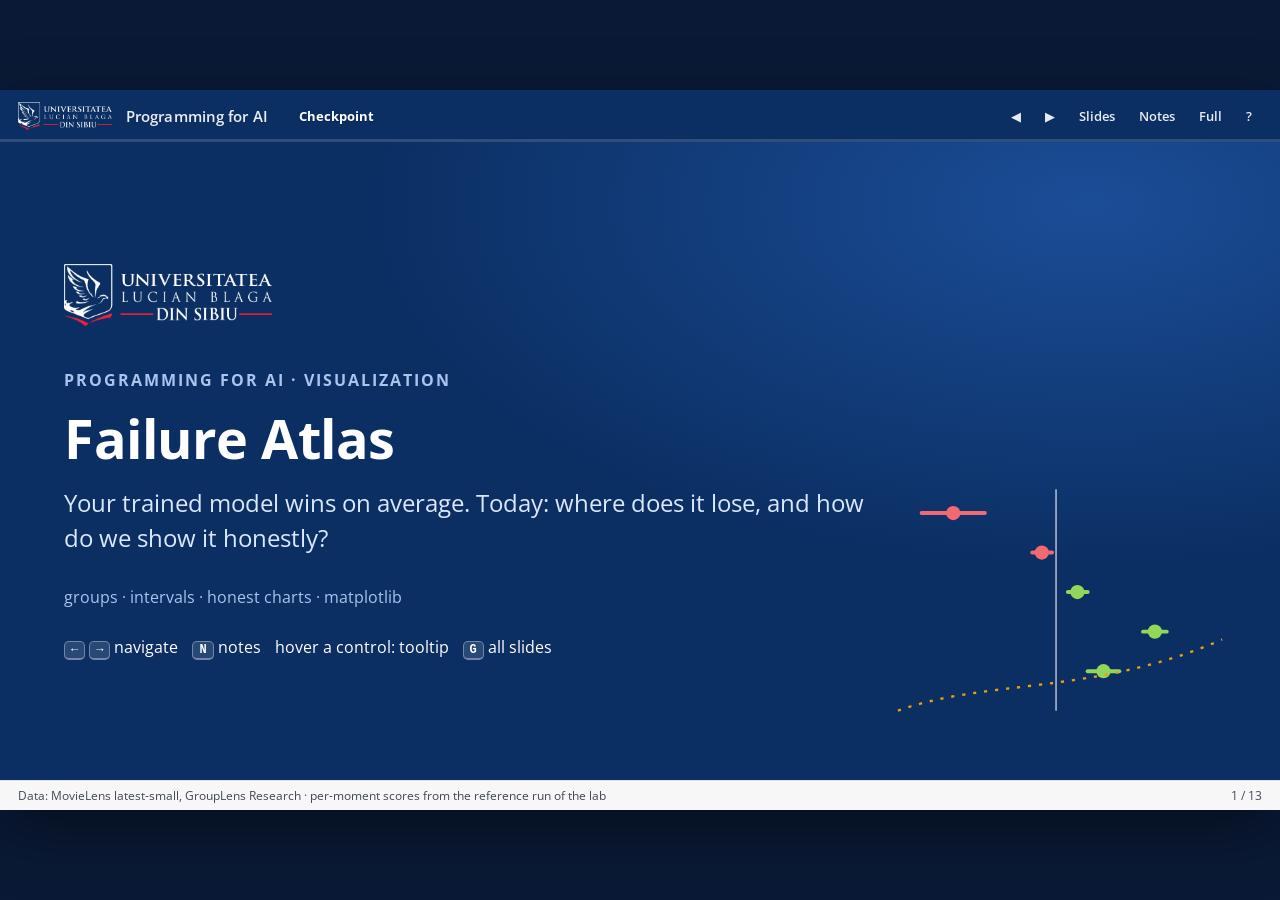
<file: index.html>
<!doctype html>
<html lang="en">
<head>
<meta charset="utf-8">
<meta name="viewport" content="width=device-width, initial-scale=1">
<title>Failure Atlas</title>
<meta name="description" content="Lecture deck for Programming for AI: visualization, slicing, intervals and honest charts. Instructor material.">
<link rel="icon" href="assets/favicon.ico">
<link rel="preconnect" href="https://fonts.googleapis.com">
<link rel="preconnect" href="https://fonts.gstatic.com" crossorigin>
<link href="https://fonts.googleapis.com/css2?family=Open+Sans:wght@400;600;700;800&display=swap" rel="stylesheet">
<link rel="stylesheet" href="css/deck.css">
</head>
<body>
<div class="viewport">
<div class="stage" id="stage">

  <header class="chrome">
    <img class="logo" src="assets/LOGO-ULBS_orizontal_negativ.png" alt="Universitatea Lucian Blaga din Sibiu">
    <span class="deck-title">Programming for AI</span>
    <span class="chip" id="seg-chip">Checkpoint</span>
    <span class="spacer"></span>
    <div class="tools">
      <button class="tool" id="btn-prev" aria-label="Previous slide">◀</button>
      <button class="tool" id="btn-next" aria-label="Next slide">▶</button>
      <button class="tool" id="btn-overview">Slides</button>
      <button class="tool" id="btn-notes">Notes</button>
      <button class="tool" id="btn-full">Full</button>
      <button class="tool" id="btn-help">?</button>
    </div>
    <div id="progress"><div id="progress-bar"></div></div>
  </header>

  <main class="slides">

    <!-- 1 ============================================================ -->
    <section class="slide title" data-segment="intro" data-title="Failure Atlas">
      <img class="logo-big" src="assets/LOGO-ULBS_orizontal_negativ.png" alt="Universitatea Lucian Blaga din Sibiu">
      <h2 style="font-size:16px;letter-spacing:2px;text-transform:uppercase;color:#aac4ee">Programming for AI · Visualization</h2>
      <h1>Failure Atlas</h1>
      <p>Your trained model wins on average. Today: where does it lose, and how do we show it honestly?</p>
      <div class="meta">groups · intervals · honest charts · matplotlib</div>
      <div class="hints"><span><kbd>←</kbd> <kbd>→</kbd> navigate</span><span><kbd>N</kbd> notes</span><span>hover a control: tooltip</span><span><kbd>G</kbd> all slides</span></div>
      <svg class="motif" viewBox="0 0 430 300" aria-hidden="true">
        <line x1="210" y1="10" x2="210" y2="290" stroke="#fff" stroke-width="2" opacity=".7"/>
        <g stroke-width="5" stroke-linecap="round">
          <line x1="40" y1="40" x2="120" y2="40" stroke="#ff6b74"/><circle cx="80" cy="40" r="9" fill="#ff6b74"/>
          <line x1="180" y1="90" x2="205" y2="90" stroke="#ff6b74"/><circle cx="192" cy="90" r="9" fill="#ff6b74"/>
          <line x1="225" y1="140" x2="250" y2="140" stroke="#9be05a"/><circle cx="237" cy="140" r="9" fill="#9be05a"/>
          <line x1="320" y1="190" x2="350" y2="190" stroke="#9be05a"/><circle cx="335" cy="190" r="9" fill="#9be05a"/>
          <line x1="250" y1="240" x2="290" y2="240" stroke="#9be05a"/><circle cx="270" cy="240" r="9" fill="#9be05a"/>
        </g>
        <path class="pulse" d="M 10 290 C 120 250, 260 270, 420 200" fill="none" stroke="#F7A30F" stroke-width="3"/>
      </svg>
      <aside class="notes">
        <p class="say">Last time the model won. Today we look for where it loses. Before every reveal, the room bets, votes or guesses.</p>
        <ul><li>Instructor material: <b>not posted to Classroom</b> (it shows the shape of the lab's answers on real data).</li>
        <li>Every number in the widgets is real: the Week 6 feature table (MovieLens <code>latest-small</code>, seed 42; 1 808 validation and 1 753 test moments) scored by a reference Week 5 trained model (16 hidden neurons, test NDCG@10 0.463). Students' own trained models give slightly different numbers.</li></ul>
      </aside>
    </section>

    <!-- 2 ============================================================ -->
    <section class="slide" data-segment="intro" data-title="The road so far">
      <h2><span class="kick">Checkpoint</span>The road so far: six weeks, one product</h2>
      <p class="sub">Click a week: what you built, what it added to InstaKill, and which files your repository should have.</p>
      <div data-widget="roadmap"></div>
      <aside class="notes">
        <p class="say">Week 6 had no lab, so instead of demos we check where everybody is.</p>
        <ul><li>Press "Walk the road" from W1; ask one student per week to say in one sentence what they built.</li>
        <li>★ = one of the five InstaKill requirements: W3 pretrained model (first version), W4 algorithm, W5 trained model (first version), W7 evaluation (today), W11 profiling.</li>
        <li>File names may differ; the boundaries should not (HTTP at the edge, a service, SQL behind a repository, pure ranking functions). <code>feature_table.parquet</code> stays outside git.</li></ul>
      </aside>
    </section>

    <!-- 3 ============================================================ -->
    <section class="slide" data-segment="intro" data-title="Level check">
      <h2><span class="kick">Checkpoint · 5 min</span>Level check: what already works?</h2>
      <p class="sub">Open your repository now. Tick only what works <b>right now</b>.</p>
      <div data-widget="levelcheck"></div>
      <aside class="notes">
        <p class="say">Two minutes: run pytest, call /feed. Tick what works now, not what almost works.</p>
        <ul><li>Tick together with one volunteer's repository on the projector, then everybody checks their own.</li>
        <li>The last item is needed for today's lab. A lost file is rebuilt by re-running the notebook that made it (deterministic).</li>
        <li>Anyone missing a Week 5 piece fixes it before starting <code>evaluate.py</code>: evaluating a broken endpoint is worthless.</li></ul>
      </aside>
    </section>

    <!-- 4 ============================================================ -->
    <section class="slide" data-segment="clinic" data-title="Place your bets">
      <h2><span class="kick">Failure clinic · game</span>Our trained model wins on average. Where does it lose?</h2>
      <div class="cols two" style="grid-template-columns:auto 1fr;align-items:center;gap:22px">
        <div class="row" style="gap:18px"><div><div class="big-num">0.45</div><div class="small">trained model</div></div><div><div class="big-num" style="color:#b26b00">0.38</div><div class="small">best simple feed (most popular)</div></div></div>
        <p class="sub" style="margin:0">NDCG@10 on the <b>validation set</b>: 1 808 <b>moments</b> the model never trained on. A moment = one real like, hidden among 99 other movies. The score (0–1) says how high the liked movie lands in the top 10.</p>
      </div>
      <p style="font-size:17px"><b>Bet:</b> the room has <b>3 chips</b>. Put them on the groups where you think the trained model <b>loses</b> to the best simple feed.</p>
      <div data-widget="bets"></div>
      <aside class="notes">
        <p class="say">One number for 1 808 moments. Is it better for every kind of user and every kind of movie? Three chips, show of hands per card.</p>
        <ul><li>Place the three chips on the most voted cards, then Reveal. The deck says how many losing groups the room found.</li>
        <li>Most rooms bet on <b>new users</b> (cold start). The model actually <b>wins</b> there. It loses on <b>movies less than a year old</b> (by a lot) and, narrowly, on <b>1–5 year old</b> movies.</li>
        <li>The simple feeds are the InstaKill strategies: newest first (<code>chronological</code>), most popular (<code>popularity</code>), the Week 4 formula (<code>for_you</code>). "Best" is chosen per group.</li></ul>
      </aside>
    </section>

    <!-- 5 ============================================================ -->
    <section class="slide" data-segment="clinic" data-title="The reveal">
      <h2><span class="kick">Failure clinic</span>The reveal: our trained model misses new movies</h2>
      <p class="sub">The same 8 groups as the bets. Each row: trained model minus the best simple feed in that group, with a 95% interval. Then switch to the <b>test set</b>: does it still hold?</p>
      <div data-widget="forest" data-split="val"></div>
      <aside class="notes">
        <p class="say">One row is far left. Does it still hold on data nobody looked at?</p>
        <ul><li>Users: the model wins in all four groups, by 0.07–0.08, new users included. The room's cold-start bet loses.</li>
        <li>Movies: &lt;1 year (n=104): model 0.344 vs <code>for_you</code> 0.783, −0.44. 1–5 years: −0.03, interval just below 0. 15+ years: +0.20; this group brings about 85% of the model's average gain.</li>
        <li>Test set: the &lt;1 year loss holds (−0.38); the 1–5 year "loss" does not (its interval crosses 0). Lesson: a finding on validation is a hypothesis until the test set confirms it. This chart is panel B of the lab's atlas.</li>
        <li>If asked what the interval is: the range of results we would get with other moments of the same kind. The lab notebook computes it (bootstrap) and shows how it is done.</li></ul>
      </aside>
    </section>

    <!-- 6 ============================================================ -->
    <section class="slide" data-segment="clinic" data-title="Why new movies?">
      <h2><span class="kick">Failure clinic</span>Why does it miss new movies? How we found out</h2>
      <div class="cols two" style="grid-template-columns:1fr 1.15fr;gap:22px;align-items:start;margin-top:2px">
        <ol class="steps">
          <li><b>Find the group.</b> The reveal: movies under a year old, 104 moments, −0.44.</li>
          <li><b>Count.</b> In 40 of the 104 moments the liked movie is <b>not</b> in the model's top 10. <code>for_you</code> has it in its top 10 every time.</li>
          <li><b>Look at one moment</b> (right).</li>
          <li><b>Compare all 104.</b> Liked movie vs the model's top 10, on average: freshness <b>0.90</b> vs 0.19 · likes so far 0.18 vs <b>0.53</b> · age 0.02 vs <b>0.51</b>.</li>
          <li><b>Test the idea.</b> Give the same 104 movies more likes so far (0.18 → 0.40): the model's average P(like) rises from 0.29 to 0.36.</li>
        </ol>
        <div style="display:flex;flex-direction:column;gap:10px">
          <div class="card" style="padding:12px 16px">
            <p style="font-size:15px;margin-bottom:8px"><b>One real moment</b> · user 319 (29 likes so far), 23 April 2016. They liked a movie released that spring.</p>
            <table class="t" style="font-size:15px">
              <thead><tr><th></th><th>liked: <i>Batman v Superman</i> (2016)</th><th>model's #1: <i>Good Will Hunting</i> (1997)</th></tr></thead>
              <tbody>
                <tr><td>freshness</td><td><b>0.98</b></td><td>0.02</td></tr>
                <tr><td>likes so far</td><td>0.00</td><td><b>0.80</b></td></tr>
                <tr><td>model's P(like)</td><td>0.04</td><td><b>0.90</b></td></tr>
                <tr><td>rank, trained model</td><td class="warn">31st of 100</td><td>1st</td></tr>
                <tr><td>rank, <code>for_you</code></td><td style="color:var(--good);font-weight:700">3rd of 100</td><td></td></tr>
              </tbody>
            </table>
          </div>
          <div class="callout gold" style="font-size:17px"><b>Conclusion:</b> the model trusts a long history of likes. A new movie has not had time to collect one, so old classics win.</div>
        </div>
      </div>
      <aside class="notes">
        <p class="say">A failure is useful only with a why. Here is the path from "this group is red" to a sentence we can defend.</p>
        <ul><li>Steps 1–2 say <i>how big</i> the problem is; step 3 makes it concrete; step 4 finds the signals that differ; step 5 checks the explanation by changing one signal and watching the model react.</li>
        <li>Step 5 also rules out the simpler story "new is bad": making the same movies older lowers the model's score. The problem is "no history", not "new".</li>
        <li>This is exactly what Task 4 of the lab asks for in <code>why</code>: name the signals, not just the group.</li></ul>
      </aside>
    </section>

    <!-- 7 ============================================================ -->
    <section class="slide" data-segment="theory" data-title="Who wins depends on the users">
      <h2><span class="kick">Theory · challenge</span>Who wins depends on what your users like</h2>
      <p class="sub">The overall score is an average over all likes, and every like counts once. So the most common kind of like decides the winner. On our data most likes go to old movies; on InstaKill they go to new posts. <b>Move the sliders</b> and watch the ranking.</p>
      <div data-widget="mix"></div>
      <div class="cols" style="grid-template-columns:1fr 2.2fr;gap:14px;align-items:stretch">
        <div class="callout purple" style="font-size:16px"><b>What it means:</b> there is no "best strategy" in general. A score is true only for the users it was measured on.</div>
        <div class="cols three" style="gap:10px">
          <div class="card" style="padding:10px 12px"><h3 style="font-size:16px">1 · Test on your users</h3><p style="font-size:14.5px">Evaluate on data like your app's: InstaKill's own likes (<code>evaluate.py</code>).</p></div>
          <div class="card" style="padding:10px 12px"><h3 style="font-size:16px">2 · Report per group</h3><p style="font-size:14.5px">Show the score for each group, not only the average.</p></div>
          <div class="card" style="padding:10px 12px"><h3 style="font-size:16px">3 · Decide with the groups</h3><p style="font-size:14.5px">Different winners? Serve each group its winner, e.g. <code>for_you</code> for new posts.</p></div>
        </div>
      </div>
      <aside class="notes">
        <p class="say">The four strategies keep exactly the scores we measured in each age group. We only change how many likes fall in each group. Who wins now?</p>
        <ul><li>Each row on the left says which strategy is best for that kind of like: <code>for_you</code> for movies under a year old, popularity for 1–5 years, the trained model for older movies.</li>
        <li>Press "InstaKill: mostly new posts" (60% of likes on new items): <code>for_you</code> wins (about 0.56 vs 0.36). Back to "Our data": the trained model wins.</li>
        <li>The sentence to keep: a ranking of strategies is valid only for the users it was measured on.</li>
        <li>What to do, in order: (1) measure on data that looks like your app, which is why the InstaKill evaluation runs on <i>your</i> database (trap 2 of the protocol); (2) report every group, not only the average; (3) when groups have different winners, a mixed feed (for example <code>for_you</code> for posts under a year old, <code>learned</code> for the rest) is a decision the per-group numbers can defend. This week students only measure; changing the product comes later.</li></ul>
      </aside>
    </section>

    <!-- 11 ============================================================ -->
    <section class="slide" data-segment="theory" data-title="Anatomy of a figure">
      <h2><span class="kick">Theory · matplotlib</span>Every mark is one line of code</h2>
      <p class="sub">Click a part of the chart or a line of code. One <code>Figure</code>, one or more <code>Axes</code>; every command goes to an <code>ax</code>.</p>
      <div data-widget="anatomy"></div>
      <aside class="notes">
        <p class="say">This is all the matplotlib you need for the lab.</p>
        <ul><li>Use <code>fig, axes = plt.subplots(2, 2)</code> and then <code>ax.something</code>. With four panels, <code>plt.something</code> goes to the last active panel: the source of most "my title is on the wrong panel" bugs.</li>
        <li>The chart is a sketch of panel B; the code shows the calls, not the lab's solution.</li></ul>
      </aside>
    </section>

    <!-- 10 ============================================================ -->
    <section class="slide" data-segment="theory" data-title="Clear charts, easier analysis">
      <h2><span class="kick">Theory · game</span>A clearer chart makes the analysis easier</h2>
      <p class="sub">Six charts from today's data. Find what makes each one misleading, then compare with the clear version: same numbers, easier answer.</p>
      <div data-widget="clearcharts"></div>
      <aside class="notes">
        <p class="say">The numbers are correct in every chart. Only the drawing makes the analysis harder. What would you change?</p>
        <ul><li>Chart 1: the axis starts at 0.37, so a 20% gap looks ten times bigger. Takeaway: bars start at 0.</li>
        <li>Chart 2: no interval, no count. Animation (50 moments) looks like a loss; with intervals it is nothing. Takeaway: interval and n on every comparison.</li>
        <li>Chart 3: a pie of four separate scores. The shares mean nothing; bars compare the scores directly.</li>
        <li>Chart 4: the same two strategies swap colours between two charts. Readers carry the colours over and read the opposite.</li>
        <li>Chart 5: correct numbers, but no question, no axis label, no group names. Nobody can tell what it shows.</li>
        <li>Chart 6: rainbow colours on a difference that can be negative. The clear version (red below 0, white at 0, blue above) shows the new-movie column at a glance.</li>
        <li>The lab's chart linter checks titles, labels, intervals, bars from 0 and centred colours.</li></ul>
      </aside>
    </section>

    <!-- 13 ============================================================ -->
    <section class="slide" data-segment="reveal" data-title="Lab 07: Failure Atlas">
      <h2><span class="kick">Challenge reveal</span>Lab 07: Failure Atlas</h2>
      <p class="sub">Nothing to write: run the notebook top to bottom and read what each step shows. Inputs: <code>feature_table.parquet</code> (W6) and <code>like_model.npz</code> (W5).</p>
      <div class="cols two" style="margin-top:4px">
        <div class="card big"><h3>What it does with your model</h3>
          <ul class="tight"><li><b>1</b> · scores the 4 strategies on the same moments</li><li><b>2</b> · trained model vs best simple feed, per group, with a 95% interval</li><li><b>3</b> · draws the atlas: one figure, four panels</li><li><b>4</b> · checks every group again on the test set</li></ul></div>
        <div class="card big"><h3>Done when</h3>
          <ul class="tight"><li>every cell ran, the chart linter too</li><li><code>failure_atlas.png</code> is submitted</li><li>the printed <code>RESULTS</code> block is in the notebook</li></ul></div>
      </div>
      <aside class="notes">
        <p class="say">Your own model, the same questions as today. What you see on slide 5 you will see for your model.</p>
        <ul><li>NumPy, pandas and matplotlib only. A group that changes verdict on the test set is a valid result.</li>
        <li>Panel D: is P(like) an honest probability? When the reference model says 0.8–1.0 (mean 0.88), only 30% of those candidates are likes (it was trained with 1 like per 4 non-likes; the feed has 1 per 100).</li></ul>
      </aside>
    </section>

    <!-- 14 ============================================================ -->
    <section class="slide" data-segment="reveal" data-title="InstaKill: replay your feed">
      <h2><span class="kick">InstaKill</span>InstaKill: replay your own feed at time T</h2>
      <p class="sub">Freeze your database at <b>T</b>: before T is what the app knew, the likes after T are the answers. Ask your real <code>GET /feed</code> code for each user's top 10. (Invented dots.)</p>
      <div data-widget="replay"></div>
      <aside class="notes">
        <p class="say">Same question as the lab, on your data, through your code. Do not re-implement the strategies in the script.</p>
        <ul><li>Blue = history, gold = answers, grey = likes on posts that did not exist at T (ignored).</li>
        <li>Later T = more history, fewer answers. Default: the moment by which 80% of the likes happened.</li>
        <li>The leakage test checks the snapshot has nothing at or after T (the W6 lesson). Follows derived from likes are re-derived in the snapshot.</li></ul>
      </aside>
    </section>

    <!-- 15 ============================================================ -->
    <section class="slide" data-segment="reveal" data-title="What to commit">
      <h2><span class="kick">InstaKill</span>What to commit, and two traps</h2>
      <p class="sub">Measure; do not change what you measure.</p>
      <div class="cols two" style="margin-top:4px;grid-template-columns:1fr 1fr">
        <div class="card big"><h3>Three things</h3>
          <ul class="tight"><li><code>scripts/evaluate.py</code> + its tests</li><li><code>reports/</code>: the table with intervals and a static dashboard</li><li><code>docs/evaluation-protocol.md</code></li></ul></div>
        <div style="display:flex;flex-direction:column;gap:10px">
          <div class="callout red"><b>Trap 1.</b> The model was trained on the same MovieLens likes that fill your database. It has seen part of the answers.</div>
          <div class="callout gold"><b>Trap 2.</b> MovieLens is old movies, InstaKill is new posts. Which strategy would win on your feed?</div>
        </div>
      </div>
      <div class="callout green">At least one git commit for this week. Next lecture: "Do you have a baseline? Do you have a protocol?"</div>
      <aside class="notes">
        <p class="say">Both traps must be discussed in the protocol, with a number.</p>
        <ul><li>Trap 1: the W5 lab trained on likes before its own validation cut-off; the seeded database contains them. State the overlap and that it makes <code>learned</code> look better.</li>
        <li>Trap 2 is the mix slide: write which strategy the groups suggest for a feed of new posts; do not change the product this week.</li>
        <li>The full file list is in the assignment README. pandas and matplotlib go in an optional extra.</li></ul>
      </aside>
    </section>

    <!-- 16 ============================================================ -->
    <section class="slide title" data-segment="reveal" data-title="What to remember">
      <h2 style="font-size:16px;letter-spacing:2px;text-transform:uppercase;color:#aac4ee">Summary</h2>
      <h1 style="font-size:40px">One average hides who is served badly.</h1>
      <div class="cols three" style="margin-top:14px">
        <div class="card" style="background:rgba(255,255,255,.1);border-color:rgba(255,255,255,.25);padding:10px 14px"><h3 style="color:#fff">Split</h3><p style="color:#dbe7fb;font-size:15px">Who is served badly hides inside the average.</p></div>
        <div class="card" style="background:rgba(255,255,255,.1);border-color:rgba(255,255,255,.25);padding:10px 14px"><h3 style="color:#fff">Interval</h3><p style="color:#dbe7fb;font-size:15px">Every comparison gets one. Find on validation, confirm on test.</p></div>
        <div class="card" style="background:rgba(255,255,255,.1);border-color:rgba(255,255,255,.25);padding:10px 14px"><h3 style="color:#fff">Draw</h3><p style="color:#dbe7fb;font-size:15px">One question per panel; make the answer easy to see.</p></div>
      </div>
      <aside class="notes">
        <p class="say">Three words: split, interval, draw.</p>
        <ul><li>Data credit: MovieLens <code>latest-small</code>, GroupLens Research (F. Maxwell Harper and Joseph A. Konstan, 2015). The deck embeds derived per-moment scores only; the replay dots are invented.</li>
        <li>Next lecture opens with the audit question and lightning demos of the atlas; a well-investigated claim that did not replicate is eligible for the full bonus.</li></ul>
      </aside>
    </section>

  </main>

  <footer class="foot">
    <span>Data: MovieLens latest-small, GroupLens Research · per-moment scores from the reference run of the lab</span>
    <span id="counter">1 / 14</span>
  </footer>

  <!-- overlays -->
  <div id="tip" role="tooltip"></div>
  <aside id="notes" class="overlay" aria-hidden="true" aria-label="Speaker notes">
    <button class="btn ghost small close" data-close="notes" aria-label="Close notes">Close</button>
    <div id="notes-body"></div>
  </aside>
  <section id="overview" class="overlay" aria-hidden="true" aria-label="All slides">
    <button class="btn ghost small close" data-close="overview" aria-label="Close overview">Close</button>
    <h2 style="margin-bottom:12px">All slides</h2>
    <div id="overview-grid"></div>
  </section>
  <section id="help" class="overlay" aria-hidden="true" aria-label="Keyboard help">
    <button class="btn ghost small close" data-close="help" aria-label="Close help">Close</button>
    <h2 style="margin-bottom:14px">Keyboard</h2>
    <dl>
      <dt><kbd>←</kbd> <kbd>→</kbd> / <kbd>PgUp</kbd> <kbd>PgDn</kbd></dt><dd>previous / next slide</dd>
      <dt><kbd>Space</kbd> / <kbd>Shift</kbd>+<kbd>Space</kbd></dt><dd>next / previous</dd>
      <dt><kbd>Home</kbd> <kbd>End</kbd></dt><dd>first / last slide</dd>
      <dt><kbd>G</kbd></dt><dd>overview of all slides</dd>
      <dt><kbd>N</kbd></dt><dd>speaker notes for the current slide</dd>
      <dt><kbd>F</kbd></dt><dd>full screen</dd>
      <dt><kbd>Esc</kbd></dt><dd>close overlays</dd>
    </dl>
    <p class="small" style="margin-top:18px;max-width:760px">The numbers come from the real exam (MovieLens latest-small, GroupLens Research; Week 6 feature table, seed 42) scored by a reference trained model. The dots on the InstaKill replay slide are invented. This folder is instructor material: it lives in the instructor-facing lecture folder and is not posted to Classroom.</p>
  </section>

</div>
</div>

<script src="js/util.js"></script>
<script src="js/tips.js"></script>
<script src="js/data.js"></script>
<script src="js/stats.js"></script>
<script src="js/core.js"></script>
<script src="js/widgets-road.js"></script>
<script src="js/widgets-games.js"></script>
<script src="js/widgets-stats.js"></script>
</body>
</html>
</file>
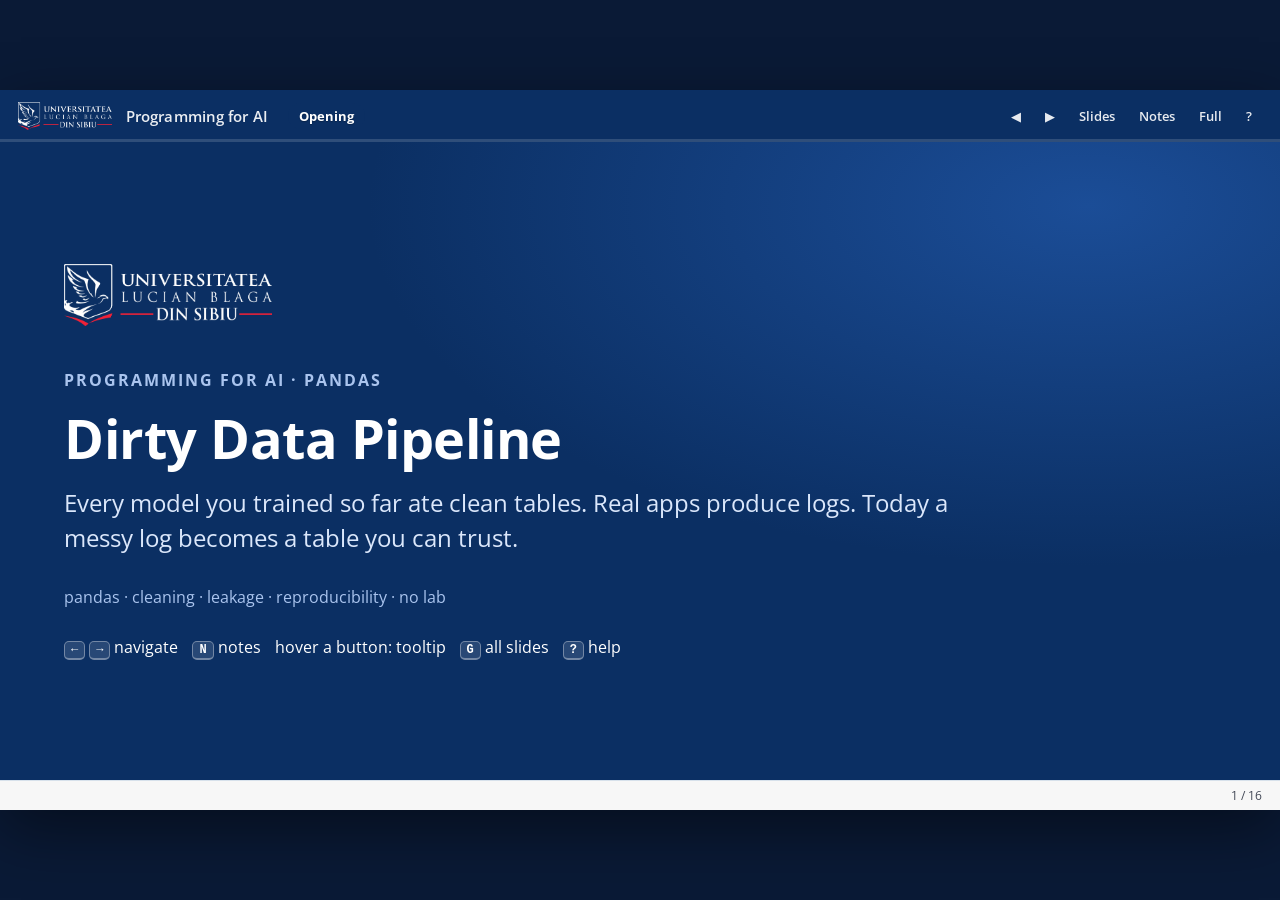
<file: dirty-data-pipeline/index.html>
<!doctype html>
<html lang="en">
<head>
<meta charset="utf-8">
<meta name="viewport" content="width=device-width, initial-scale=1">
<title>Dirty Data Pipeline</title>
<meta name="description" content="Lecture deck for Programming for AI: pandas and data processing. Instructor material.">
<link rel="icon" href="assets/favicon.ico">
<link rel="preconnect" href="https://fonts.googleapis.com">
<link rel="preconnect" href="https://fonts.gstatic.com" crossorigin>
<link href="https://fonts.googleapis.com/css2?family=Open+Sans:wght@400;600;700;800&display=swap" rel="stylesheet">
<link rel="stylesheet" href="css/deck.css">
</head>
<body>
<div class="viewport">
<div class="stage" id="stage">

  <header class="chrome">
    <img class="logo" src="assets/LOGO-ULBS_orizontal_negativ.png" alt="Universitatea Lucian Blaga din Sibiu">
    <span class="deck-title">Programming for AI</span>
    <span class="chip" id="seg-chip">Opening</span>
    <span class="spacer"></span>
    <div class="tools">
      <button class="tool" id="btn-prev" aria-label="Previous slide">◀</button>
      <button class="tool" id="btn-next" aria-label="Next slide">▶</button>
      <button class="tool" id="btn-overview">Slides</button>
      <button class="tool" id="btn-notes">Notes</button>
      <button class="tool" id="btn-full">Full</button>
      <button class="tool" id="btn-help">?</button>
    </div>
    <div id="progress"><div id="progress-bar"></div></div>
  </header>

  <main class="slides">

    <!-- 1 ============================================================ -->
    <section class="slide title" data-segment="intro" data-title="Dirty Data Pipeline">
      <img class="logo-big" src="assets/LOGO-ULBS_orizontal_negativ.png" alt="Universitatea Lucian Blaga din Sibiu">
      <h2 style="font-size:16px;letter-spacing:2px;text-transform:uppercase;color:#aac4ee">Programming for AI · pandas</h2>
      <h1>Dirty Data Pipeline</h1>
      <p>Every model you trained so far ate clean tables. Real apps produce logs. Today a messy log becomes a table you can trust.</p>
      <div class="meta">pandas · cleaning · leakage · reproducibility · no lab</div>
      <div class="hints"><span><kbd>←</kbd> <kbd>→</kbd> navigate</span><span><kbd>N</kbd> notes</span><span>hover a button: tooltip</span><span><kbd>G</kbd> all slides</span><span><kbd>?</kbd> help</span></div>
      <aside class="notes">
        <p class="say">Open with the one-sentence story: until now the data was polite; today it is not.</p>
        <ul><li>This page is instructor material. It lives in the instructor-facing lecture folder and is not posted to Classroom.</li>
        <li>Everything on the slides that looks like numbers comes from the real Colab run (MovieLens <code>latest-small</code>, seed 42): 107 388 raw rows, 100 836 clean rows, 3 561 exam questions.</li>
        <li>Say early and plainly: <b>there is no lab and nothing changes in InstaKill</b>. There is one Colab to run at home, and it produces a file students must keep for later.</li></ul>
      </aside>
    </section>

    <!-- 2 ============================================================ -->
    <section class="slide" data-segment="intro" data-title="What you will learn">
      <h2><span class="kick">Overview</span>What you will learn and what you do</h2>
      <p class="sub">What the lecture gives you, and the one thing you do before the next lecture.</p>
      <div class="cols two grow" style="margin-top:6px">
        <div class="card big"><h3>What you will learn</h3>
          <ul class="tight"><li>How to read a table before you touch it: types, missing values, odd rows</li><li>The pandas tools for the job: <code>to_numeric</code>, <code>dropna</code>, <code>merge</code>, <code>drop_duplicates</code>, <code>groupby</code></li><li>Why the <b>order</b> of cleaning steps matters</li><li>Why a feature that knows the future makes a model look great and be useless</li></ul></div>
        <div class="card big"><h3>What you do</h3>
          <ul class="tight"><li><b>No lab, no grade, no InstaKill change</b></li><li>Run the Colab <code>week06.ipynb</code> top to bottom (a few minutes, CPU)</li><li><b>Keep the file</b> <code>feature_table.parquet</code> it produces: you will need it later</li><li>Lost it? Run the Colab again: you get the same file</li></ul></div>
      </div>
      <aside class="notes">
        <p class="say">Two things: understand how data gets dirty, and run one notebook at home that costs you ten minutes.</p>
        <ul><li>The Colab has nothing to complete. It is a guided walk-through with checks that must pass, but without coding tasks.</li>
        <li>Students upload the MovieLens <code>latest-small</code> zip they may already have. Remind them the automatic download fails on GroupLens's certificate chain.</li></ul>
      </aside>
    </section>

    <!-- 3 ============================================================ -->
    <section class="slide" data-segment="intro" data-title="Lightning demos">
      <h2><span class="kick">Opening · 20 min</span>Lightning demos: the neural-network lab</h2>
      <p class="sub">Two to four students, about five minutes each, on the results of the neural-network lab.</p>
      <div class="cols three grow" style="margin-top:6px">
        <div class="card"><h3>Show</h3><ul class="tight"><li>Your three numbers (<code>HIDDEN</code>, <code>LEARNING_RATE</code>, <code>EPOCHS</code>)</li><li>Baselines and your score on <code>val</code>, then on <code>test</code></li></ul></div>
        <div class="card"><h3>Explain</h3><ul class="tight"><li>One of your three failure sentences</li><li>What surprised you when the gradient check passed (or did not)</li></ul></div>
        <div class="card"><h3>Bonus rule</h3><ul class="tight"><li>+0.25 per good talk, maximum +1.00</li><li>0.10 reproducible demo · 0.10 evidence · 0.05 insight</li><li>A well-investigated failure earns the full bonus</li></ul></div>
      </div>
      <aside class="notes">
        <p class="say">Same rule as always: a reproducible failure is worth as much as a success.</p>
        <ul><li>Pick presenters whose results differ: one that beat the straight line clearly, one that barely did, one that did not.</li>
        <li>Keep a note of any result that looks strange. The next block uses one of them.</li></ul>
      </aside>
    </section>

    <!-- 4 ============================================================ -->
    <section class="slide" data-segment="clinic" data-title="Is the number real?">
      <h2><span class="kick">Part 1 · Failure clinic</span>Is the number real?</h2>
      <p class="sub"><b>The situation.</b> In the neural-network lab a hidden layer beat the best straight line by about 0.03 NDCG@10. Three students report improvements of that size after changing something. None of them can say whether it is real.</p>
      <div class="cols two grow" style="margin-top:6px">
        <div class="card big"><h3>Questions to ask before believing a gain</h3>
          <ul class="tight"><li>Same exam, same split, same seed?</li><li>Did a row appear twice, once in the training part and once in the exam?</li><li>Is any timestamp wrong, so that "the past" contains the future?</li><li>Does any column exist that the live app would not have?</li></ul></div>
        <div class="card big"><h3>Why this is a data question</h3>
          <p>A model can only be as honest as its table. Cleaning mistakes do not raise errors: they raise <b>scores</b>.</p>
          <p class="small">A duplicated event, a 1970 timestamp or a column that knows the future never crashes a notebook. It just changes the number you report.</p></div>
      </div>
      <aside class="notes">
        <p class="say">Before arguing about models, argue about the table.</p>
        <ul><li>Use a real case from the demos if one fits: a result that was too good, or a gap too small to trust.</li>
        <li>Do not give the answers yet. Ask the room which of the four questions they would check first, then tell them that the next slides show how each of them goes wrong.</li></ul>
      </aside>
    </section>

    <!-- 5 ============================================================ -->
    <section class="slide" data-segment="clinic" data-title="Two scorers, one cheats">
      <h2><span class="kick">Part 1 · Failure clinic</span>Two scorers, the same exam: one of them cheats</h2>
      <p class="sub" style="font-size:16px"><b>The exam.</b> For each moment a user liked an item, we hide that item among 99 random ones: 100 candidates. A scorer gives each candidate a number; we sort, highest first. <b>HitRate@10</b> = in how many questions the liked item is in the top 10. Guessing gives 0.10. Below, one real question, cut to 6 candidates.</p>
      <div class="cols two grow" style="margin-top:4px;grid-template-columns:1.25fr 1fr;align-items:start">
        <div>
          <table class="t" style="font-size:14px">
            <thead><tr><th style="padding:4px 8px">Candidate</th><th style="padding:4px 8px">Scorer B<br><small>likes <u>before</u> the moment</small></th><th style="padding:4px 8px">Scorer A<br><small>likes in the <u>whole log</u></small></th></tr></thead>
            <tbody>
              <tr style="background:rgba(247,163,15,.25)"><td style="padding:3px 8px"><b>(500) Days of Summer (2009)</b> ← the liked item</td><td class="mono" style="padding:3px 8px">22</td><td class="mono" style="padding:3px 8px">26</td></tr>
              <tr><td style="padding:3px 8px">Grease (1978)</td><td class="mono" style="padding:3px 8px">23</td><td class="mono" style="padding:3px 8px">23</td></tr>
              <tr><td style="padding:3px 8px">Cider House Rules, The (1999)</td><td class="mono" style="padding:3px 8px">17</td><td class="mono" style="padding:3px 8px">17</td></tr>
              <tr><td style="padding:3px 8px">Pride and Prejudice (1995)</td><td class="mono" style="padding:3px 8px">6</td><td class="mono" style="padding:3px 8px">6</td></tr>
              <tr><td style="padding:3px 8px">My Architect: A Son's Journey (2003)</td><td class="mono" style="padding:3px 8px">1</td><td class="mono" style="padding:3px 8px">1</td></tr>
              <tr><td style="padding:3px 8px">Electroma (2006)</td><td class="mono" style="padding:3px 8px">0</td><td class="mono" style="padding:3px 8px">0</td></tr>
              <tr style="font-weight:700"><td style="padding:4px 8px">Rank of the liked item</td><td style="padding:4px 8px;color:var(--bad)">2nd (Grease has 23)</td><td style="padding:4px 8px;color:var(--good)">1st</td></tr>
            </tbody>
          </table>
          <p class="small" style="margin:6px 0 0">User 159, 22 October 2017. A = 22 before + the like we must predict + 3 later = 26.</p>
        </div>
        <div style="display:flex;flex-direction:column;gap:8px">
          <div class="panel" style="padding:10px 12px">
            <div class="bar-chart">
              <div class="bar"><span class="name">Random</span><div class="track"><div class="fill" style="width:14%"></div></div><span class="num">0.097</span></div>
              <div class="bar"><span class="name">Scorer B</span><div class="track"><div class="fill" style="width:89%"></div></div><span class="num">0.609</span></div>
              <div class="bar you"><span class="name">Scorer A</span><div class="track"><div class="fill" style="width:100%"></div></div><span class="num">0.685</span></div>
            </div>
            <p class="small" style="margin:4px 0 0">HitRate@10 on 3 561 exam questions.</p>
          </div>
          <div class="callout gold" style="font-size:15px">A and B count <b>the same thing</b>. The only difference: A also counts the like we are trying to predict and the likes that come later. <b>Which one can the live app compute?</b></div>
        </div>
      </div>
      <aside class="notes">
        <p class="say">Vote first: which scorer is better? Then ask which one the live app could compute at the moment the user opens it.</p>
        <ul><li>Explain the exam in one breath: one real like hidden among 99 random items; the scorer sorts the 100 by its number; a hit means the liked item is in the top 10.</li>
        <li>Walk the table. Scorer B (likes before the moment) puts (500) Days of Summer second, behind Grease (22 vs 23). Scorer A puts it first (26 vs 23). The difference is not magic: 26 = 22 likes before the moment + <b>this very like</b> + 3 likes that come later. The column contains the answer.</li>
        <li>Both columns are the same count, which is why the comparison is fair. A is better on the exam by 0.076 and impossible in production.</li>
        <li>Real numbers from the Colab (seed 42, 3 561 exam questions): random 0.097, B 0.609, A 0.685. For reference, the <code>popularity</code> signal (likes in the last year) scores 0.580.</li>
        <li>Do not explain pandas yet. The point is the instinct: when a number looks better, ask which column knows something that nobody could know at that moment.</li></ul>
      </aside>
    </section>

    <!-- 6 ============================================================ -->
    <section class="slide" data-segment="theory" data-title="Why logs are dirty">
      <h2><span class="kick">Part 2 · Theory · 1 of 9</span>Why real event logs are dirty</h2>
      <p class="sub">Nobody makes a log dirty on purpose. It happens because many programs write it, and programs fail in ordinary ways.</p>
      <table class="t" style="margin-top:6px">
        <thead><tr><th>Where it comes from</th><th>What it leaves in the log</th></tr></thead>
        <tbody>
          <tr><td>Retries after a timeout</td><td>The same event twice, a few seconds apart</td></tr>
          <tr><td>Half-written requests</td><td>Rows with a missing user or rating</td></tr>
          <tr><td>Different clients, different conventions</td><td>Seconds here, milliseconds there, date text elsewhere; <code>"4,5"</code> instead of <code>4.5</code></td></tr>
          <tr><td>Clocks and default values</td><td>Timestamps in 1970 (the value <code>0</code>) or in the future</td></tr>
          <tr><td>Deleted or renamed things</td><td>Events about an item that no longer exists</td></tr>
          <tr><td>Exports built for dashboards</td><td>Columns computed from the whole history, which contain the future</td></tr>
        </tbody>
      </table>
      <aside class="notes">
        <p class="say">Each row of this table is exactly one thing the Colab breaks and then repairs.</p>
        <ul><li>The Colab's damage script is deterministic (seed 42) and every damage is either fixable or an extra row to discard. That is what makes a perfect cleaning possible, and testable, in a classroom.</li>
        <li>Ask for one example from a student's own experience: a duplicate payment, a notification sent twice.</li></ul>
      </aside>
    </section>

    <!-- 7 ============================================================ -->
    <section class="slide" data-segment="theory" data-title="pandas in one page">
      <h2><span class="kick">Part 2 · Theory · 2 of 9</span>pandas in one page: six moves and what each one gives back</h2>
      <div style="display:grid;grid-template-columns:350px 1fr;gap:16px;align-items:start;margin-top:4px">
        <div>
          <p class="small" style="margin:0 0 4px"><code>df</code> is a variable name for a table, as in <code>df = pd.read_csv("raw_events.csv")</code>. Here it is a 4-row toy:</p>
          <table class="t" style="font-size:14px">
            <thead><tr><th style="padding:3px 8px"></th><th style="padding:3px 8px">user_id</th><th style="padding:3px 8px">rating</th><th style="padding:3px 8px">ts</th></tr></thead>
            <tbody class="mono">
              <tr><td style="padding:2px 8px">0</td><td style="padding:2px 8px">7</td><td style="padding:2px 8px">4.5</td><td style="padding:2px 8px">1200</td></tr>
              <tr><td style="padding:2px 8px">1</td><td style="padding:2px 8px">7</td><td style="padding:2px 8px">3.0</td><td style="padding:2px 8px">1300</td></tr>
              <tr><td style="padding:2px 8px">2</td><td style="padding:2px 8px">9</td><td style="padding:2px 8px">5.0</td><td style="padding:2px 8px">1250</td></tr>
              <tr><td style="padding:2px 8px">3</td><td style="padding:2px 8px">9</td><td style="padding:2px 8px;color:var(--bad)">NaN</td><td style="padding:2px 8px">0</td></tr>
            </tbody>
          </table>
        </div>
        <div class="callout gold" style="font-size:16px"><b>None of the six commands below changes <code>df</code>.</b> Each one <i>returns</i> something new (a value, a column, or a new table). <code>df</code> changes only when you assign the result back: <code>df = ...</code> replaces the whole table, <code>df["col"] = ...</code> adds or replaces one column. (<code>inplace=True</code> exists, but avoid it.)</div>
      </div>
      <table class="t" style="font-size:14px;margin-top:8px">
        <thead><tr><th style="padding:4px 8px">Command</th><th style="padding:4px 8px">What it returns for the toy table</th><th style="padding:4px 8px">To keep the result</th></tr></thead>
        <tbody>
          <tr><td style="padding:3px 8px"><code>df.dtypes</code></td><td style="padding:3px 8px">the type of each column: <code>int64, float64, int64</code></td><td style="padding:3px 8px">nothing: it is information</td></tr>
          <tr><td style="padding:3px 8px"><code>df.isna().sum()</code></td><td style="padding:3px 8px">missing values per column: <code>0, 1, 0</code></td><td style="padding:3px 8px">nothing: it is information</td></tr>
          <tr><td style="padding:3px 8px"><code>df[df["rating"] &gt;= 4.0]</code></td><td style="padding:3px 8px">a <b>new table</b> with rows 0 and 2 (<code>df</code> still has 4 rows)</td><td style="padding:3px 8px"><code>df = df[df["rating"] &gt;= 4.0]</code></td></tr>
          <tr><td style="padding:3px 8px"><code>df["ts"].between(1000, 2000)</code></td><td style="padding:3px 8px">one True/False per row: <code>T, T, T, F</code></td><td style="padding:3px 8px">used as the filter: <code>df = df[df["ts"].between(1000, 2000)]</code></td></tr>
          <tr><td style="padding:3px 8px"><code>df.groupby("user_id").cumcount()</code></td><td style="padding:3px 8px">a column <code>0, 1, 0, 1</code>: how many rows of the same user came before</td><td style="padding:3px 8px"><code>df["n_before"] = df.groupby("user_id").cumcount()</code></td></tr>
          <tr><td style="padding:3px 8px"><code>df.sort_values("ts")</code></td><td style="padding:3px 8px">a <b>new table</b>, same rows in the order 3, 0, 2, 1</td><td style="padding:3px 8px"><code>df = df.sort_values("ts")</code></td></tr>
        </tbody>
      </table>
      <aside class="notes">
        <p class="say">The most common beginner surprise: you run a pandas command, nothing seems to happen, because you did not keep the result.</p>
        <ul><li>Run the first line of the table in your head with the toy table: <code>df[df["rating"] &gt;= 4.0]</code> prints a 2-row table, and the next line <code>df</code> still shows 4 rows. NaN compared with 4.0 is False, so row 3 is dropped too.</li>
        <li>Two kinds of "keeping": <code>df = ...</code> rebinds the name to the new table; <code>df["n_before"] = ...</code> modifies the existing table by adding a column. The Colab uses both.</li>
        <li>Four habits worth more than any function: look before touching (shape, dtypes, a random sample); count rows before and after every step that removes rows; sort explicitly before anything that depends on order; never edit the raw file, keep raw and clean in code.</li>
        <li><code>cumcount</code> is the pandas way of saying "how many rows of this group came before me". The Colab uses it to count a user's earlier likes, then checks the result against the code that built the original signals.</li></ul>
      </aside>
    </section>

    <!-- 8 ============================================================ -->
    <section class="slide" data-segment="theory" data-title="Types and time">
      <h2><span class="kick">Part 2 · Theory · 3 of 9</span>Types and time: convert first, filter later</h2>
      <p class="sub">A numeric column that pandas shows as <code>object</code> or <code>str</code> is a column with text in it. You cannot ask whether a piece of text is "in the future".</p>
      <div class="cols two grow" style="margin-top:6px">
        <pre class="code"><code>text = col.astype(str).str.strip()
text = text.str.replace(",", ".", regex=False)
num  = pd.to_numeric(text, errors="coerce")
#                    unreadable -> NaN, no crash

secs = num.where(num < 1e11, num / 1000)
#      1e11 s would be the year 5138: it is ms</code></pre>
        <div class="card big"><h3>One timestamp, three forms</h3>
          <table class="t" style="font-size:15px"><tbody>
            <tr><td><code>1332458321</code></td><td>seconds since 1970</td></tr>
            <tr><td><code>1332458321000</code></td><td>milliseconds: divide by 1000</td></tr>
            <tr><td><code>2012-03-22 22:58:41</code></td><td>date text: <code>pd.to_datetime(..., utc=True)</code></td></tr>
          </tbody></table>
          <p class="small">Choose one unit and one time zone (UTC) for the whole pipeline, and write it down.</p></div>
      </div>
      <aside class="notes">
        <p class="say">errors="coerce" is the polite way to fail: the bad value becomes NaN, and the next step can count and remove it.</p>
        <ul><li>Without coerce, one bad cell stops the whole conversion. With coerce, you must remember to check for NaN afterwards: that is what the Colab's Step 2 does.</li>
        <li>The 1e11 rule is a heuristic with a stated reason: it works for dates between 1973 and 5138. Say that heuristics need a written reason.</li></ul>
      </aside>
    </section>

    <!-- 9 ============================================================ -->
    <section class="slide" data-segment="theory" data-title="Clean it step by step">
      <h2><span class="kick">Part 2 · Theory · 4 of 9</span>A twelve-row log, cleaned one step at a time</h2>
      <p class="sub" style="font-size:16px"><b>What you see.</b> Press 0 to 6 to apply the cleaning steps in order. Struck-out rows are removed, with the reason; gold cells were repaired.</p>
      <div data-widget="dirtylog"></div>
      <aside class="notes">
        <p class="say">The Colab does exactly this on 107 388 rows. Here you can see every row.</p>
        <ul><li><b>Predict first.</b> At each step ask how many rows will remain, then press the button.</li>
        <li>Step 1 removes nothing, yet it repairs rows 2, 4 and 11 (the gold cells). Rows 6 and 7 get a <code>NaN</code> there: that is how step 2 finds them.</li>
        <li>Rows 6, 7 and 8 are all bad copies of the same real event (row 9). Dropping them loses nothing. Say that this is a property of this log, not a rule: if the copies were the only record, dropping them would lose data.</li>
        <li>End state: five rows. In the Colab the same steps take 107 388 rows to 100 836, which is exactly the original table.</li></ul>
      </aside>
    </section>

    <!-- 10 ============================================================ -->
    <section class="slide" data-segment="theory" data-title="Joins">
      <h2><span class="kick">Part 2 · Theory · 5 of 9</span>Joins: find the rows that point to nothing</h2>
      <p class="sub" style="font-size:16px">A <b>merge</b> glues two tables on a shared column, like a SQL JOIN. Question: which events talk about a movie that is not in the movies table?</p>
      <div style="display:grid;grid-template-columns:230px 1fr;gap:18px;align-items:start;margin-top:4px">
        <div style="display:flex;flex-direction:column;gap:8px">
          <p class="small" style="margin:0"><code>df</code> (events)</p>
          <table class="t mono" style="font-size:14px"><thead><tr><th style="padding:3px 8px">user_id</th><th style="padding:3px 8px">item_id</th></tr></thead><tbody>
            <tr><td style="padding:2px 8px">17</td><td style="padding:2px 8px">296</td></tr>
            <tr><td style="padding:2px 8px">17</td><td style="padding:2px 8px">318</td></tr>
            <tr><td style="padding:2px 8px">23</td><td style="padding:2px 8px">999999</td></tr></tbody></table>
          <p class="small" style="margin:0"><code>movies</code></p>
          <table class="t mono" style="font-size:14px"><thead><tr><th style="padding:3px 8px">item_id</th><th style="padding:3px 8px">title</th></tr></thead><tbody>
            <tr><td style="padding:2px 8px">296</td><td style="padding:2px 8px">Pulp Fiction</td></tr>
            <tr><td style="padding:2px 8px">318</td><td style="padding:2px 8px">Shawshank</td></tr></tbody></table>
        </div>
        <div style="display:flex;flex-direction:column;gap:8px">
<pre class="code"><code>checked = df.merge(movies, on="item_id",
                   how="left",        # keep every event, even without a match
                   indicator=True,    # add a column _merge: matched or not
                   validate="m:1")    # each item must appear once in movies
df = checked[checked["_merge"] == "both"]   # keep the matched rows</code></pre>
          <p class="small" style="margin:0"><code>checked</code> (a new table; <code>df</code> is unchanged until the last line):</p>
          <table class="t mono" style="font-size:14px"><thead><tr><th style="padding:3px 8px">user_id</th><th style="padding:3px 8px">item_id</th><th style="padding:3px 8px">title</th><th style="padding:3px 8px">_merge</th></tr></thead><tbody>
            <tr><td style="padding:2px 8px">17</td><td style="padding:2px 8px">296</td><td style="padding:2px 8px">Pulp Fiction</td><td style="padding:2px 8px;color:var(--good)">both</td></tr>
            <tr><td style="padding:2px 8px">17</td><td style="padding:2px 8px">318</td><td style="padding:2px 8px">Shawshank</td><td style="padding:2px 8px;color:var(--good)">both</td></tr>
            <tr style="background:rgba(238,25,39,.10)"><td style="padding:2px 8px">23</td><td style="padding:2px 8px">999999</td><td style="padding:2px 8px;color:var(--bad)">NaN</td><td style="padding:2px 8px;color:var(--bad)">left_only</td></tr></tbody></table>
        </div>
      </div>
      <div class="callout" style="margin-top:8px;font-size:15px"><b>Why <code>validate="m:1"</code>?</b> If <code>movies</code> listed item 296 twice, a merge would silently produce two rows for each event on 296 and inflate every count after it. With <code>validate</code>, pandas stops with an error instead.</div>
      <aside class="notes">
        <p class="say">A merge is a lookup: for every event, find its movie. <code>how="left"</code> says: keep every event, even if nothing matches.</p>
        <ul><li>The row with item 999999 has no match: the title is NaN and <code>_merge</code> says <code>left_only</code>. Filtering on <code>_merge == "both"</code> keeps only the events that point to something real.</li>
        <li>In the Colab this removes 504 events about items that do not exist.</li>
        <li><code>validate="m:1"</code> reads "many events to one movie". It checks an assumption you would otherwise only discover when your counts look inflated.</li></ul>
      </aside>
    </section>

    <!-- 11 ============================================================ -->
    <section class="slide" data-segment="theory" data-title="Duplicates">
      <h2><span class="kick">Part 2 · Theory · 6 of 9</span>Duplicates: two problems, two operations</h2>
      <p class="sub" style="font-size:16px">A log repeats itself in two ways. The same toy <code>df</code> goes through two steps; in each table, the red row is the one that step removes.</p>
      <div style="display:grid;grid-template-columns:1fr 1fr 0.8fr;gap:12px;align-items:start;margin-top:2px">
        <div style="display:flex;flex-direction:column;gap:6px">
          <h3 style="margin:0;font-size:16px">1 · Exact repeats <small>(input: 4 rows)</small></h3>
<pre class="code" style="font-size:12.5px;padding:8px 10px;min-height:62px"><code>df = df.drop_duplicates()
# drops a row equal to an earlier
# row in EVERY column</code></pre>
          <table class="t mono" style="font-size:13px"><thead><tr><th style="padding:3px 6px;font-size:13px">user</th><th style="padding:3px 6px;font-size:13px">item</th><th style="padding:3px 6px;font-size:13px">rating</th><th style="padding:3px 6px;font-size:13px">ts</th><th style="padding:3px 6px;font-size:13px"></th></tr></thead><tbody><tr><td style="padding:2px 6px">8</td><td style="padding:2px 6px">2571</td><td style="padding:2px 6px">4.0</td><td style="padding:2px 6px">1230788250</td><td style="padding:2px 6px;font-size:12px;font-family:var(--font)">first write</td></tr>
<tr style="background:rgba(238,25,39,.14)"><td style="padding:2px 6px">8</td><td style="padding:2px 6px">2571</td><td style="padding:2px 6px">4.0</td><td style="padding:2px 6px">1230788250</td><td style="padding:2px 6px;font-size:12px;font-family:var(--font)">exact repeat <b style="color:var(--bad)">← removed</b></td></tr>
<tr><td style="padding:2px 6px">8</td><td style="padding:2px 6px">2571</td><td style="padding:2px 6px">4.0</td><td style="padding:2px 6px">1230788270</td><td style="padding:2px 6px;font-size:12px;font-family:var(--font)">retry, 20 s later</td></tr>
<tr><td style="padding:2px 6px">9</td><td style="padding:2px 6px">50</td><td style="padding:2px 6px">3.5</td><td style="padding:2px 6px">1230790000</td><td style="padding:2px 6px;font-size:12px;font-family:var(--font)"></td></tr></tbody></table>
        </div>
        <div style="display:flex;flex-direction:column;gap:6px">
          <h3 style="margin:0;font-size:16px">2 · Retries <small>(input: 3 rows)</small></h3>
<pre class="code" style="font-size:12.5px;padding:8px 10px;min-height:62px"><code>df = df.sort_values("ts")
df = df.drop_duplicates(
    subset=["user_id", "item_id"])</code></pre>
          <table class="t mono" style="font-size:13px"><thead><tr><th style="padding:3px 6px;font-size:13px">user</th><th style="padding:3px 6px;font-size:13px">item</th><th style="padding:3px 6px;font-size:13px">rating</th><th style="padding:3px 6px;font-size:13px">ts</th><th style="padding:3px 6px;font-size:13px"></th></tr></thead><tbody><tr><td style="padding:2px 6px">8</td><td style="padding:2px 6px">2571</td><td style="padding:2px 6px">4.0</td><td style="padding:2px 6px">1230788250</td><td style="padding:2px 6px;font-size:12px;font-family:var(--font)">first write</td></tr>
<tr style="background:rgba(238,25,39,.14)"><td style="padding:2px 6px">8</td><td style="padding:2px 6px">2571</td><td style="padding:2px 6px">4.0</td><td style="padding:2px 6px">1230788270</td><td style="padding:2px 6px;font-size:12px;font-family:var(--font)">retry, 20 s later <b style="color:var(--bad)">← removed</b></td></tr>
<tr><td style="padding:2px 6px">9</td><td style="padding:2px 6px">50</td><td style="padding:2px 6px">3.5</td><td style="padding:2px 6px">1230790000</td><td style="padding:2px 6px;font-size:12px;font-family:var(--font)"></td></tr></tbody></table>
        </div>
        <div style="display:flex;flex-direction:column;gap:6px">
          <h3 style="margin:0;font-size:16px">Result <small>(2 rows)</small></h3>
          <div style="min-height:62px;font-size:14px;padding-top:6px">one row per (user, item): the earliest.</div>
          <table class="t mono" style="font-size:13px"><thead><tr><th style="padding:3px 6px;font-size:13px">user</th><th style="padding:3px 6px;font-size:13px">item</th><th style="padding:3px 6px;font-size:13px">rating</th><th style="padding:3px 6px;font-size:13px">ts</th><th style="padding:3px 6px;font-size:13px"></th></tr></thead><tbody><tr><td style="padding:2px 6px">8</td><td style="padding:2px 6px">2571</td><td style="padding:2px 6px">4.0</td><td style="padding:2px 6px">1230788250</td><td style="padding:2px 6px;font-size:12px;font-family:var(--font)">first write</td></tr>
<tr><td style="padding:2px 6px">9</td><td style="padding:2px 6px">50</td><td style="padding:2px 6px">3.5</td><td style="padding:2px 6px">1230790000</td><td style="padding:2px 6px;font-size:12px;font-family:var(--font)"></td></tr></tbody></table>
        </div>
      </div>
      <div class="cols two" style="margin-top:10px;gap:12px;align-items:start">
        <div class="callout" style="font-size:15px"><b>Step 1</b> finds rows that are identical in every column. <b>Step 2</b> looks only at the columns in <code>subset</code>: the retry differs in <code>ts</code>, but it is the same (user, item) event. After sorting by <code>ts</code>, the first row of each pair is the earliest; <code>drop_duplicates</code> keeps the first and drops the rest.</div>
        <div class="callout gold" style="font-size:15px"><b>Check the assumption first.</b> "Keep the earliest" is only safe if retries never change the value:
<pre class="code" style="font-size:12px;padding:6px 10px;margin:6px 0 0"><code>pairs = df.groupby(["user_id", "item_id"])
assert pairs["rating"].nunique().max() == 1</code></pre></div>
      </div>
      <aside class="notes">
        <p class="say">Two different problems that people call by the same name. Exact repeats are identical rows; retries are the same event written again a little later.</p>
        <ul><li>First table: the second row is a byte-for-byte repeat of the first, and the third row is a retry 20 seconds later. Step 1 removes only the exact repeat (the retry differs in <code>ts</code>). Step 2 compares only (user, item): the first and the retry are the same pair, so after sorting by <code>ts</code> the earlier one stays.</li>
        <li><code>sort_values</code> matters: <code>drop_duplicates</code> keeps the first row <i>in the current order</i>, so without the sort you would keep whichever row happened to come first in the file.</li>
        <li>The assert is the point of the slide: "keep the earliest" is a rule with an assumption. If a retry had a different rating, which one is right? There is no pandas answer, it is a product decision. The assert makes the question visible instead of buried.</li>
        <li>In the Colab: 2 016 exact repeats, then 1 512 retries, ending at exactly 100 836 rows.</li></ul>
      </aside>
    </section>

    <!-- 12 ============================================================ -->
    <section class="slide" data-segment="theory" data-title="Order of the steps">
      <h2><span class="kick">Part 2 · Theory · 7 of 9</span>The order of the steps matters</h2>
      <p class="sub" style="font-size:16px"><b>What you see.</b> Three rows are one real event of user 8: the event, a bad copy with <code>ts = 0</code>, and a retry. Two pipelines run the <b>same two operations</b> in a different order. Press Step 1, then Step 2, and compare the tables.</p>
      <div data-widget="order"></div>
      <aside class="notes">
        <p class="say">Each step assumes the previous ones did their job. Write the steps in the order in which their assumptions become true.</p>
        <ul><li><b>Predict first:</b> before pressing Step 2, ask which row will survive in each pipeline.</li>
        <li>"Keep the earliest" assumes timestamps are meaningful. A timestamp of 0 is the earliest possible, so it always wins. In pipeline B it wins, and then the filter removes it: the user's like is gone, without an error message.</li>
        <li>In the Colab a cell runs the wrong order on the whole log: 504 events end up with a wrong timestamp (or vanish, depending on what you do next).</li>
        <li>Rule of thumb: types, then validity, then references, then duplicates.</li></ul>
      </aside>
    </section>

    <!-- 13 ============================================================ -->
    <section class="slide" data-segment="theory" data-title="The future is not a feature">
      <h2><span class="kick">Part 2 · Theory · 8 of 9</span>A feature must be computable at prediction time</h2>
      <p class="sub" style="font-size:16px">Temporal leakage is the most expensive data bug in machine learning, because it makes results better, not worse. <b>One real row:</b> on 22 October 2017 user 159 likes <i>(500) Days of Summer</i>. That moment is <i>t</i>. How many likes does that movie have?</p>
      <div class="panel" style="padding:12px 14px;margin-top:2px">
        <div style="display:flex;gap:3px;height:54px;font-size:15px;font-weight:600;color:#fff">
          <div style="flex:6;background:var(--good);display:flex;align-items:center;justify-content:center;border-radius:8px 0 0 8px">before t: 22 likes</div>
          <div style="flex:3;background:var(--gold);color:#2a1800;display:flex;align-items:center;justify-content:center">t: this like (1)</div>
          <div style="flex:3;background:var(--red);display:flex;align-items:center;justify-content:center;border-radius:0 8px 8px 0">after t: 3 likes</div>
        </div>
        <div style="display:flex;gap:3px;margin-top:6px;font-size:14px">
          <div style="flex:6"><code>item_prior_likes = 22</code><br><span style="color:var(--good)"><b>✓ the app can compute it at <i>t</i></b></span></div>
          <div style="flex:6;text-align:right"><code>item_total_likes = 22 + 1 + 3 = 26</code><br><span style="color:var(--bad)"><b>✗ needs the whole log: it contains the like we predict and 3 future ones</b></span></div>
        </div>
        <p class="small" style="margin:6px 0 0">Not to scale. Both columns are "the number of likes of the item"; they differ only in which part of the timeline they read.</p>
      </div>
      <div class="cols three" style="margin-top:8px;gap:12px">
        <div class="card"><h3>Allowed</h3><p class="small" style="font-size:14px">Built from rows <b>before</b> <i>t</i>: <code>cumcount()</code>, counts over a window that ends at <i>t</i>.</p></div>
        <div class="card" style="border-color:var(--red)"><h3 style="color:var(--bad)">Forbidden</h3><p class="small" style="font-size:14px">Totals over the whole log, a "final status", any column exported after <i>t</i>.</p></div>
        <div class="card"><h3>The test</h3><p class="small" style="font-size:14px">Could the live app compute <b>this exact number</b> at time <i>t</i>? Recompute a few values from only the earlier rows and compare.</p></div>
      </div>
      <aside class="notes">
        <p class="say">Ask of every column: could the live app know this at the moment it must decide?</p>
        <ul><li>Come back to the exam example from the clinic: the (500) Days of Summer row. 26 = 22 + this like + 3 later. Scorer A was better only because of the 4 extra likes it should not know about.</li>
        <li>Link to the feed lab: it had a leakage check (the feed must not change when future events are added). Today's Colab applies the same idea to a whole table.</li>
        <li>The Colab verifies it three ways: pandas recomputes <code>activity</code>, <code>age</code>, <code>freshness</code> and <code>lifetime</code> independently and compares them with the neural-network lab code; every candidate must exist before its moment; and a slow plain-Python loop recomputes a few <code>item_prior_likes</code>.</li>
        <li>The bar is not to scale on purpose: the point is which part of the timeline each column reads.</li></ul>
      </aside>
    </section>

    <!-- 14 ============================================================ -->
    <section class="slide" data-segment="theory" data-title="Reproducible">
      <h2><span class="kick">Part 2 · Theory · 9 of 9</span>Reproducible: the same input must give the same table</h2>
      <div style="display:grid;grid-template-columns:1fr 1fr;gap:12px;margin-top:4px">
        <div class="card" style="padding:10px 14px"><h3 style="margin:0 0 2px">1 · Fixed seeds</h3>
          <p class="small" style="margin:0 0 6px">Every random choice uses a seed, so the exam is the same on every run and scores can be compared.</p>
<pre class="code" style="font-size:12.5px;padding:8px 10px"><code>rng = np.random.default_rng(42)
negatives = rng.integers(0, n_items, 99)</code></pre>
          <p class="small" style="margin:6px 0 0">Without the seed: a different set of 99 random items on every run.</p></div>
        <div class="card" style="padding:10px 14px"><h3 style="margin:0 0 2px">2 · An audit trail</h3>
          <p class="small" style="margin:0 0 6px">Rows before and after every step. If a step suddenly removes ten times more, you see it.</p>
<pre class="code" style="font-size:12px;padding:8px 10px"><code>2. drop incomplete rows    107,388 -> 105,876  (1,512 removed)
3. drop impossible ts      105,876 -> 104,868  (1,008 removed)
4. drop unknown items      104,868 -> 104,364    (504 removed)</code></pre></div>
        <div class="card" style="padding:10px 14px"><h3 style="margin:0 0 2px">3 · An answer key</h3>
          <p class="small" style="margin:0 0 6px">The Colab broke the data itself, so it can check the cleaned log equals the original, row for row.</p>
<pre class="code" style="font-size:12.5px;padding:8px 10px"><code>pd.testing.assert_frame_equal(CLEAN, EXPECTED)</code></pre>
          <p class="small" style="margin:6px 0 0">Real pipelines rarely have one: check a small sample by hand instead.</p></div>
        <div class="card" style="padding:10px 14px"><h3 style="margin:0 0 2px">4 · A fingerprint</h3>
          <p class="small" style="margin:0 0 6px">A hash of the final table: same hash, same table. Round floats first.</p>
<pre class="code" style="font-size:12.5px;padding:8px 10px"><code>text = table.to_csv(index=False,
                    float_format="%.6f")
hashlib.sha256(text.encode()).hexdigest()</code></pre></div>
      </div>
      <aside class="notes">
        <p class="say">Reproducible does not mean "it ran on my laptop". It means someone else gets the same bytes.</p>
        <ul><li>Seeds: the exam picks 99 random items per question. With seed 42 every student gets the same exam, so a score is comparable with a classmate's.</li>
        <li>Audit trail: the three lines are the real output of the Colab. The whole table is printed at the end of the notebook.</li>
        <li>Answer key: say plainly that the Colab can do this only because it broke the data itself. A real project has no answer key, so you test assumptions and hand-check samples.</li>
        <li>Fingerprint: the reference starts with <code>977334c6</code>. It was checked on two stacks (pandas 2.2.3 with NumPy 1.26, and pandas 3.1.1 with NumPy 2.5) and was identical. If a student's hash differs but every self-check passes, the likely cause is a library version; the table is usable, ask them to note their versions.</li>
        <li>Later analyses start from this table. If hashes match, results are comparable across the class.</li></ul>
      </aside>
    </section>

    <!-- 15 ============================================================ -->
    <section class="slide" data-segment="live" data-title="How to run the Colab">
      <h2><span class="kick">Part 3 · Live Colab · 20 min</span>How to run it at home</h2>
      <div class="cols two grow" style="margin-top:6px">
        <div class="card big"><h3>Steps</h3>
          <ol class="tight" style="margin:0;padding-left:22px;line-height:1.6;font-size:17px">
            <li>Download <code>ml-latest-small.zip</code> in your browser (the GroupLens page; you may still have it from earlier labs)</li>
            <li>Open <code>week06.ipynb</code> in Colab, <b>Runtime → Run all</b></li>
            <li>When asked, upload the zip</li>
            <li>The last cell downloads <code>feature_table.parquet</code>. <b>Keep it: later analyses start from this file.</b></li>
          </ol></div>
        <div class="card big"><h3>If something goes wrong</h3>
          <ul class="tight"><li><b>FileNotFoundError:</b> the zip was not uploaded; run the data cell again</li><li><b>Different fingerprint, every check passes:</b> library versions; the table is still usable</li><li><b>A check fails:</b> something earlier was skipped; restart and run from the top</li><li>No GPU needed. Do not select one.</li></ul></div>
      </div>
      <aside class="notes">
        <p class="say">Ten minutes, once. The file is the only thing students need to keep.</p>
        <ul><li>Colab deletes files when the runtime is recycled, so the download in the last cell matters. A copy on the student's computer or in Drive is the safe place.</li>
        <li>The notebook has no TODO and no <code>RESULTS</code> block. Nothing is submitted.</li>
        <li>Say what the file is for, in one sentence: <i>where does the model fail?</i> Students can slice the neural-network exam by user group, item age, genre and popularity and show at least three failure groups. The slicing columns in the table exist for that lab.</li></ul>
      </aside>
    </section>

    <!-- 16 ============================================================ -->
    <section class="slide title" data-segment="reveal" data-title="What to remember">
      <h2 style="font-size:16px;letter-spacing:2px;text-transform:uppercase;color:#aac4ee">Summary</h2>
      <h1 style="font-size:44px">Three things to remember</h1>
      <div class="cols three" style="margin-top:6px">
        <div class="card" style="background:rgba(255,255,255,.1);border-color:rgba(255,255,255,.25);color:#fff"><h3 style="color:#fff">1 · Count</h3><p style="color:#dbe7fb">Look before you touch, and count rows before and after every step.</p></div>
        <div class="card" style="background:rgba(255,255,255,.1);border-color:rgba(255,255,255,.25);color:#fff"><h3 style="color:#fff">2 · Order</h3><p style="color:#dbe7fb">Each step assumes the earlier ones worked. Test the assumptions in code.</p></div>
        <div class="card" style="background:rgba(255,255,255,.1);border-color:rgba(255,255,255,.25);color:#fff"><h3 style="color:#fff">3 · Future</h3><p style="color:#dbe7fb">A result that looks too good: find the column that knows the future.</p></div>
      </div>
      <aside class="notes">
        <p class="say">Three sentences to leave on the wall. Then questions, and remind them of the Colab.</p>
        <ul><li>Data credit: MovieLens <code>latest-small</code>, GroupLens Research (F. Maxwell Harper and Joseph A. Konstan, 2015). The deck contains only a few derived numbers and six movie titles (slides 5 and 13); the rows in the widgets are invented.</li></ul>
      </aside>
    </section>

  </main>

  <footer class="foot">
    <span></span>
    <span id="counter">1 / 17</span>
  </footer>

  <!-- overlays -->
  <div id="tip" role="tooltip"></div>
  <aside id="notes" class="overlay" aria-hidden="true" aria-label="Speaker notes">
    <button class="btn ghost small close" data-close="notes" aria-label="Close notes">Close</button>
    <div id="notes-body"></div>
  </aside>
  <section id="overview" class="overlay" aria-hidden="true" aria-label="All slides">
    <button class="btn ghost small close" data-close="overview" aria-label="Close overview">Close</button>
    <h2 style="margin-bottom:12px">All slides</h2>
    <div id="overview-grid"></div>
  </section>
  <section id="help" class="overlay" aria-hidden="true" aria-label="Keyboard help">
    <button class="btn ghost small close" data-close="help" aria-label="Close help">Close</button>
    <h2 style="margin-bottom:14px">Keyboard</h2>
    <dl>
      <dt><kbd>←</kbd> <kbd>→</kbd> / <kbd>PgUp</kbd> <kbd>PgDn</kbd></dt><dd>previous / next slide</dd>
      <dt><kbd>Space</kbd> / <kbd>Shift</kbd>+<kbd>Space</kbd></dt><dd>next / previous</dd>
      <dt><kbd>Home</kbd> <kbd>End</kbd></dt><dd>first / last slide</dd>
      <dt><kbd>G</kbd></dt><dd>overview of all slides</dd>
      <dt><kbd>N</kbd></dt><dd>speaker notes for the current slide</dd>
      <dt><kbd>F</kbd></dt><dd>full screen</dd>
      <dt><kbd>Esc</kbd></dt><dd>close overlays</dd>
    </dl>
    <p class="small" style="margin-top:18px;max-width:760px">The numbers on the slides come from the Colab (MovieLens latest-small, GroupLens Research, seed 42). The rows in the widgets are invented. This folder is instructor material: it lives in the instructor-facing lecture folder and is not posted to Classroom.</p>
  </section>

</div>
</div>

<script src="js/util.js"></script>
<script src="js/tips.js"></script>
<script src="js/core.js"></script>
<script src="js/widgets.js"></script>
</body>
</html>
</file>
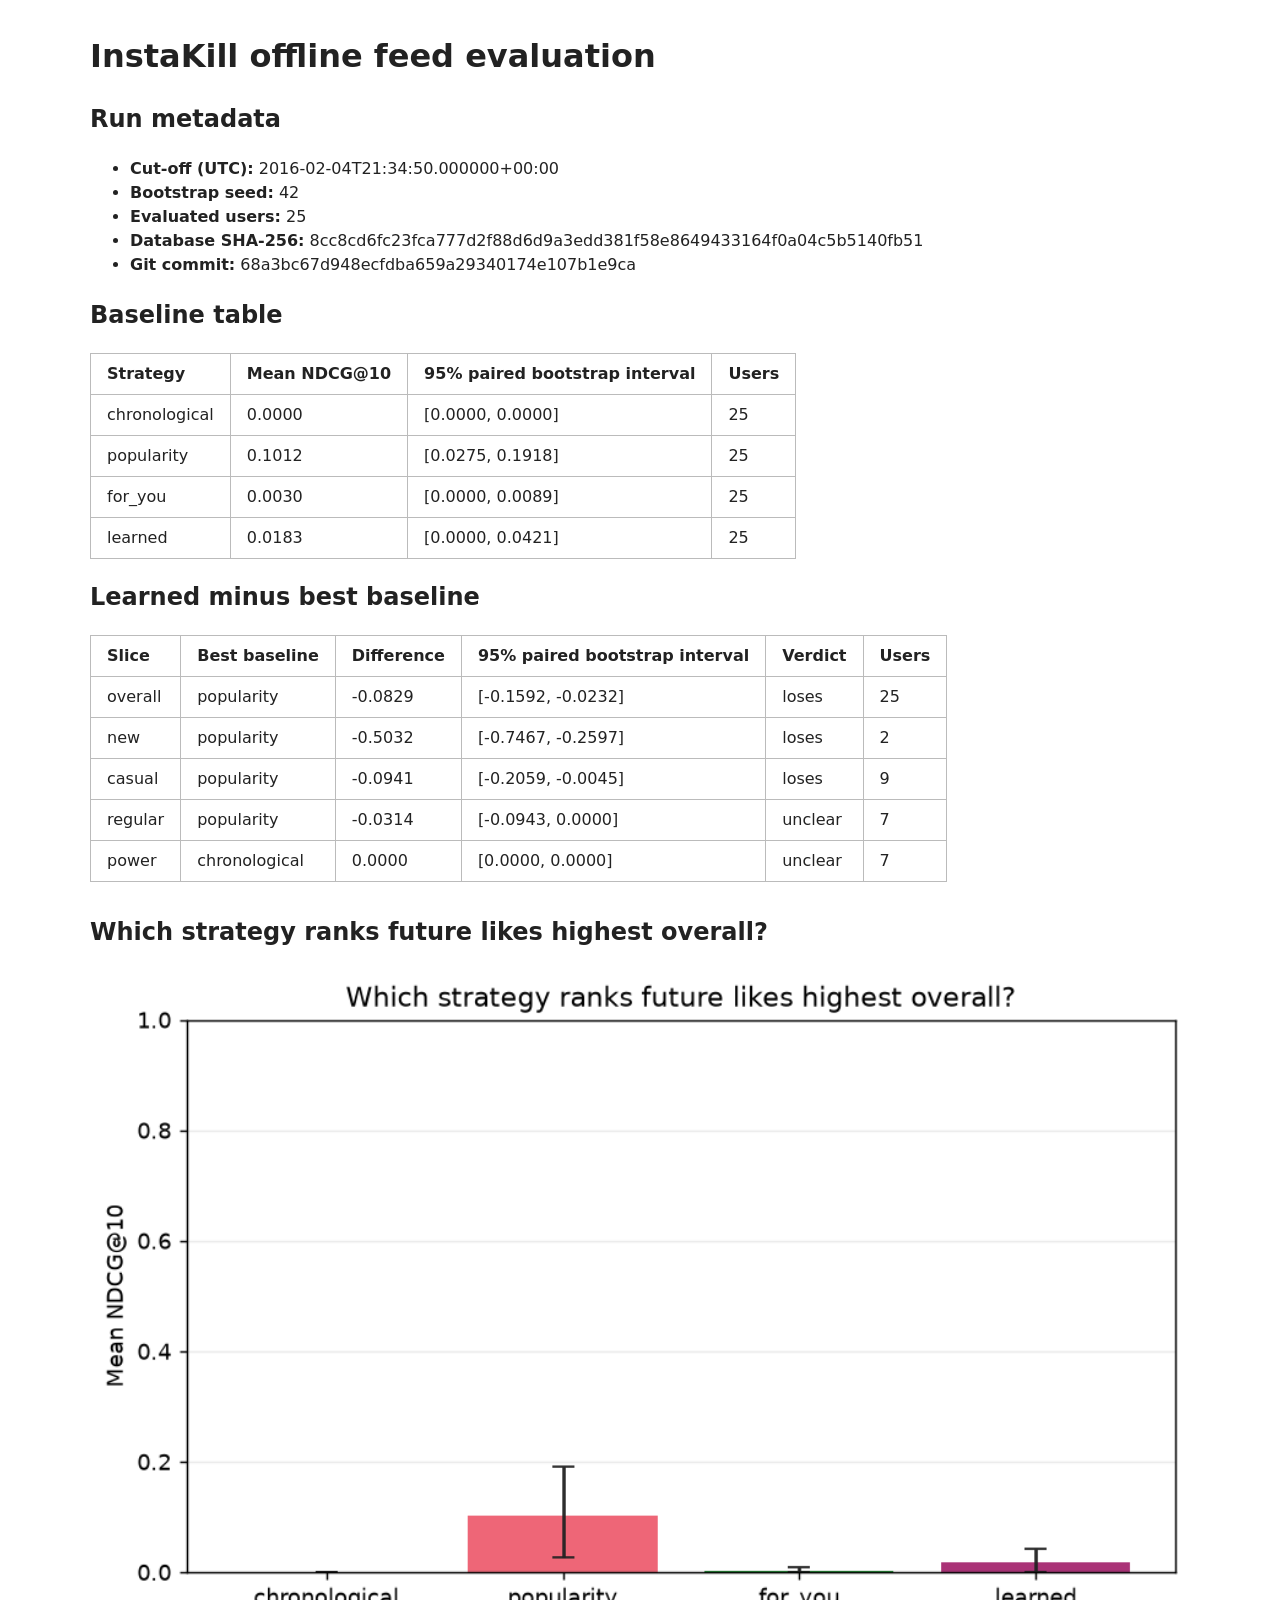
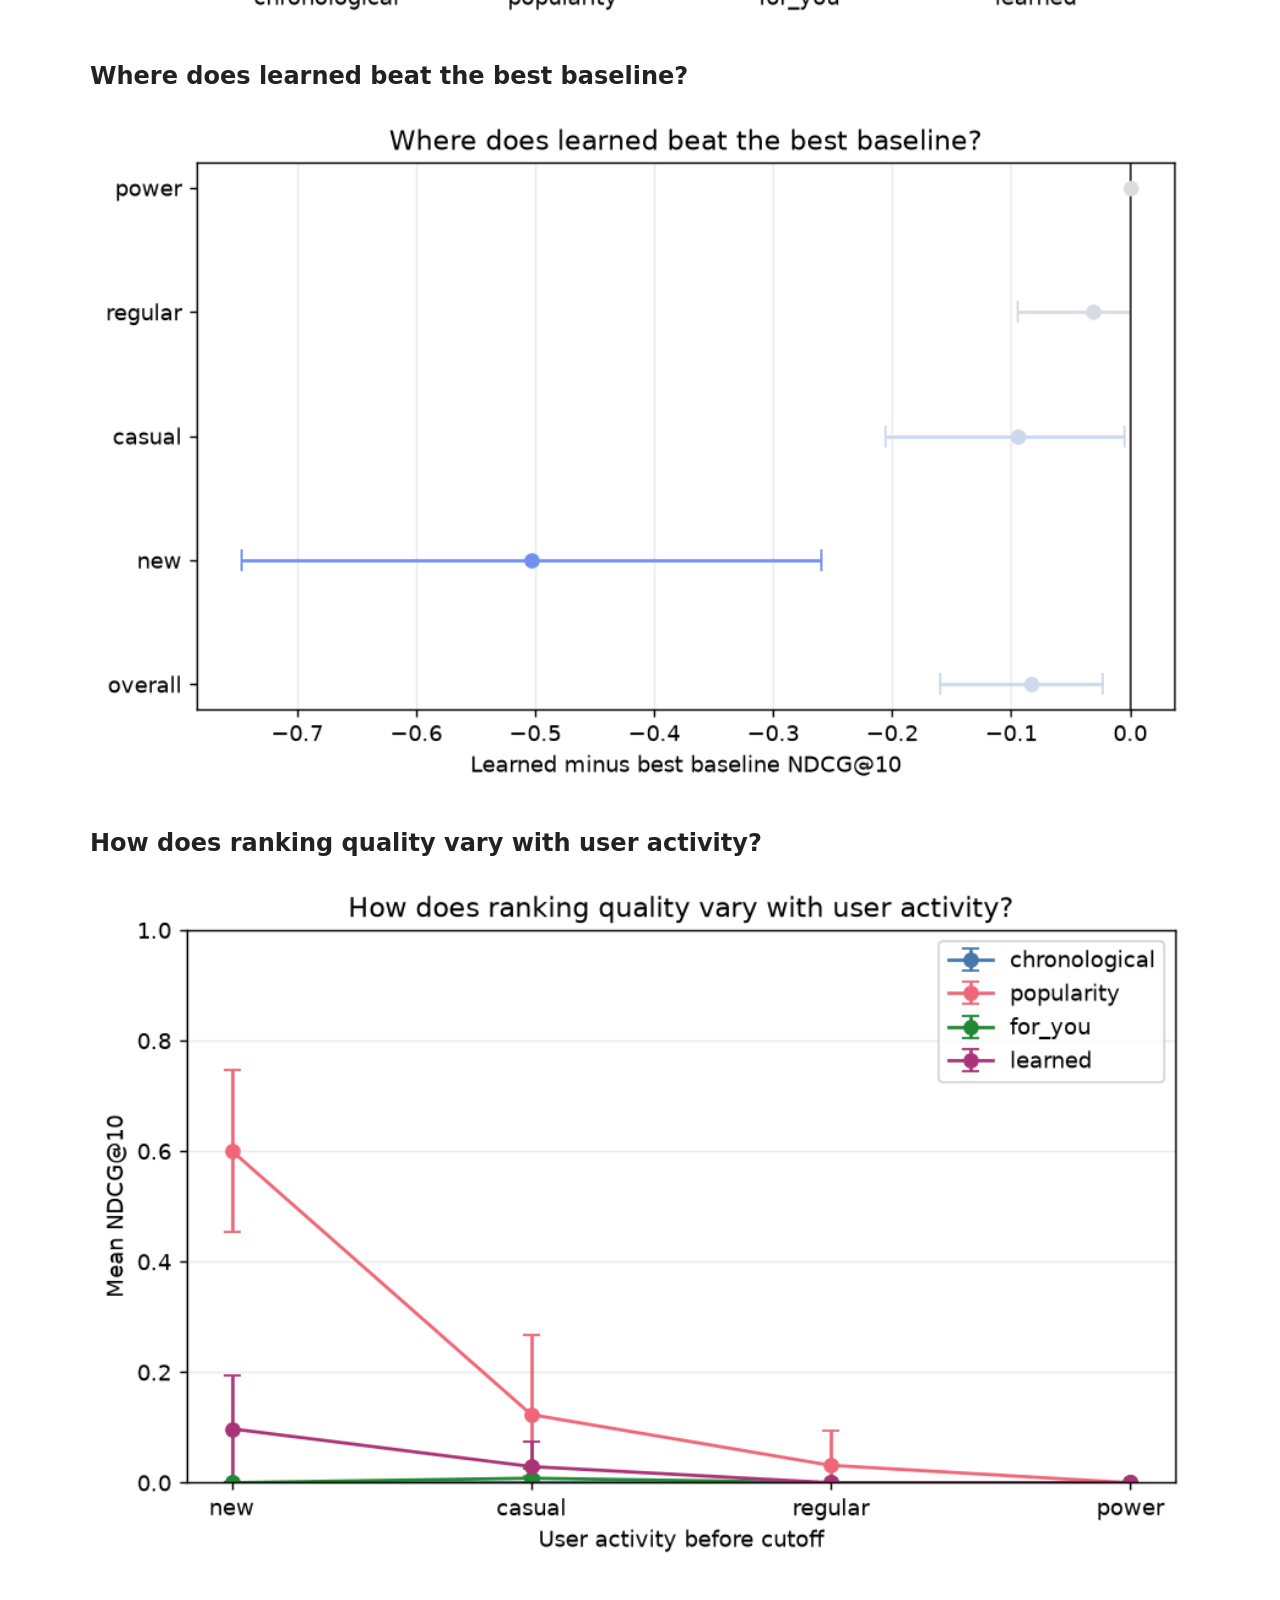
<file: reports/dashboard.html>
<!doctype html>
<html lang="en"><head><meta charset="utf-8"><meta name="viewport" content="width=device-width">
<title>InstaKill offline feed evaluation</title>
<style>
body{font:16px/1.5 system-ui,sans-serif;max-width:1100px;margin:2rem auto;padding:0 1rem;color:#222}
table{border-collapse:collapse}th,td{padding:.5rem 1rem;border:1px solid #bbb;text-align:left}
img{display:block;width:100%;height:auto}section{margin:2rem 0}code{overflow-wrap:anywhere}
</style></head><body>
<h1>InstaKill offline feed evaluation</h1>
<h2>Run metadata</h2><ul><li><strong>Cut-off (UTC):</strong> 2016-02-04T21:34:50.000000+00:00</li><li><strong>Bootstrap seed:</strong> 42</li><li><strong>Evaluated users:</strong> 25</li><li><strong>Database SHA-256:</strong> 8cc8cd6fc23fca777d2f88d6d9a3edd381f58e8649433164f0a04c5b5140fb51</li><li><strong>Git commit:</strong> 68a3bc67d948ecfdba659a29340174e107b1e9ca</li></ul>
<h2>Baseline table</h2><table><thead><tr><th>Strategy</th><th>Mean NDCG@10</th>
<th>95% paired bootstrap interval</th><th>Users</th></tr></thead><tbody><tr><td>chronological</td><td>0.0000</td><td>[0.0000, 0.0000]</td><td>25</td></tr><tr><td>popularity</td><td>0.1012</td><td>[0.0275, 0.1918]</td><td>25</td></tr><tr><td>for_you</td><td>0.0030</td><td>[0.0000, 0.0089]</td><td>25</td></tr><tr><td>learned</td><td>0.0183</td><td>[0.0000, 0.0421]</td><td>25</td></tr></tbody></table>
<h2>Learned minus best baseline</h2><table><thead><tr><th>Slice</th><th>Best baseline</th>
<th>Difference</th><th>95% paired bootstrap interval</th><th>Verdict</th><th>Users</th>
</tr></thead><tbody><tr><td>overall</td><td>popularity</td><td>-0.0829</td><td>[-0.1592, -0.0232]</td><td>loses</td><td>25</td></tr><tr><td>new</td><td>popularity</td><td>-0.5032</td><td>[-0.7467, -0.2597]</td><td>loses</td><td>2</td></tr><tr><td>casual</td><td>popularity</td><td>-0.0941</td><td>[-0.2059, -0.0045]</td><td>loses</td><td>9</td></tr><tr><td>regular</td><td>popularity</td><td>-0.0314</td><td>[-0.0943, 0.0000]</td><td>unclear</td><td>7</td></tr><tr><td>power</td><td>chronological</td><td>0.0000</td><td>[0.0000, 0.0000]</td><td>unclear</td><td>7</td></tr></tbody></table>
<section><h2>Which strategy ranks future likes highest overall?</h2><img alt="Which strategy ranks future likes highest overall?" src="[data-uri]"></section><section><h2>Where does learned beat the best baseline?</h2><img alt="Where does learned beat the best baseline?" src="[data-uri]"></section><section><h2>How does ranking quality vary with user activity?</h2><img alt="How does ranking quality vary with user activity?" src="[data-uri]"></section></body></html>
</file>
<file: css/deck.css>
/* ULBS brand tokens (see .agents/skills/ulbs-brand). */
:root {
  --navy: #0B2F63; --navy-deep: #011F5B; --blue: #2184FF; --purple: #622483; --gold: #F7A30F;
  --red: #EE1927; --green: #7FCC27; --teal: #10ADB6; --burgundy: #900E36;
  --bg: #ffffff; --surface: #F7F7F7; --surface-2: #EEF2F8; --border: #D7E1EB;
  --ink: #12182b; --heading: #454B67; --muted: #414755; --accent: #0B2F63;
  --pos: #2184FF; --neg: #F7A30F; --good: #2e8a00; --bad: #c4121e;
  --shadow: 0 1px 2px rgba(11, 47, 99, .08), 0 6px 18px rgba(11, 47, 99, .08);
  --font: 'Open Sans', system-ui, -apple-system, 'Segoe UI', Roboto, Helvetica, Arial, sans-serif;
  --mono: ui-monospace, 'SFMono-Regular', Menlo, Consolas, 'Liberation Mono', monospace;
  color-scheme: light;
}

* { box-sizing: border-box; }
html, body { margin: 0; height: 100%; background: #0a1a36; overflow: hidden; font-family: var(--font); }
body { color: var(--ink); }

.viewport { position: fixed; inset: 0; }
.stage {
  position: absolute; left: 50%; top: 50%; width: 1280px; height: 720px; transform-origin: center center;
  background: var(--bg); color: var(--ink); overflow: hidden; display: grid;
  grid-template-rows: 52px 1fr 30px; box-shadow: 0 20px 60px rgba(0, 0, 0, .45);
}

/* ---------- chrome ---------- */
.chrome { background: var(--navy); color: #fff; display: flex; align-items: center; gap: 14px; padding: 0 18px; position: relative; z-index: 5; }
.chrome img.logo { height: 28px; width: auto; display: block; }
.chrome .deck-title { font-weight: 600; font-size: 15px; opacity: .92; letter-spacing: .1px; }
.chip { margin-left: 6px; font-size: 13px; font-weight: 700; padding: 4px 11px; border-radius: 999px; background: var(--chip, var(--blue)); color: #fff; white-space: nowrap; }
.chip { text-shadow: 0 1px 1px rgba(0, 0, 0, .25); }
.chrome .spacer { flex: 1; }
.tools { display: flex; gap: 4px; }
.tool { all: unset; cursor: pointer; font: 600 13px var(--font); color: #fff; padding: 6px 10px; border-radius: 8px; opacity: .9; }
.tool:hover, .tool:focus-visible { background: rgba(255, 255, 255, .16); opacity: 1; }
.tool:focus-visible { outline: 2px solid #fff; outline-offset: 1px; }
#progress { position: absolute; left: 0; bottom: 0; height: 3px; width: 100%; background: rgba(255, 255, 255, .15); }
#progress-bar { height: 100%; width: 0; background: var(--gold); transition: width .3s ease; }

.foot { display: flex; align-items: center; justify-content: space-between; padding: 0 18px; font-size: 12px; color: var(--muted); border-top: 1px solid var(--border); background: var(--surface); }
.foot a { color: inherit; }

/* ---------- slides ---------- */
.slides { position: relative; overflow: hidden; }
.slide { position: absolute; inset: 0; padding: 26px 40px 18px; opacity: 0; visibility: hidden; transform: translateX(28px); transition: opacity .28s ease, transform .28s ease, visibility 0s linear .28s; display: flex; flex-direction: column; gap: 12px; overflow: hidden; }
.slide.past { transform: translateX(-28px); }
.slide.active { opacity: 1; visibility: visible; transform: none; transition-delay: 0s; }
.reduced .slide, .reduced .slide.active { transition: none; }
@media (prefers-reduced-motion: reduce) { .slide, .slide.active, #progress-bar { transition: none !important; } }
.slide > .notes { display: none; }

h1, h2, h3, h4 { color: var(--heading); margin: 0; font-weight: 700; line-height: 1.12; }
h1 { font-size: 54px; letter-spacing: -.5px; }
h2 { font-size: 34px; letter-spacing: -.2px; }
h3 { font-size: 20px; }
h2 .kick { display: block; font-size: 13px; font-weight: 700; letter-spacing: 1.4px; text-transform: uppercase; color: var(--chip, var(--blue)); margin-bottom: 6px; }
p { margin: 0; font-size: 19px; line-height: 1.45; }
.lead { font-size: 21px; color: var(--muted); max-width: 1020px; }
.small { font-size: 14px; color: var(--muted); }
b, strong { font-weight: 700; }
code, .mono { font-family: var(--mono); font-size: .9em; background: var(--surface-2); padding: 1px 6px; border-radius: 5px; }
kbd { font: 700 12px var(--mono); border: 1px solid var(--border); border-bottom-width: 2px; border-radius: 5px; padding: 1px 6px; background: var(--surface); color: var(--ink); }
ul.tight { margin: 0; padding-left: 22px; font-size: 18px; line-height: 1.5; }
.cols { display: grid; gap: 16px; align-items: start; }
.cols.two { grid-template-columns: 1fr 1fr; } .cols.three { grid-template-columns: repeat(3, 1fr); }
.cols.wide-left { grid-template-columns: 1.55fr 1fr; } .cols.wide-right { grid-template-columns: 1fr 1.55fr; }
.grow { flex: 1; min-height: 0; }
.card { background: var(--surface); border: 1px solid var(--border); border-radius: 14px; padding: 14px 16px; }
.card h3 { margin-bottom: 6px; }
.card p { font-size: 16px; }
.callout { border-left: 5px solid var(--chip, var(--blue)); background: var(--surface-2); border-radius: 0 12px 12px 0; padding: 10px 16px; font-size: 17px; line-height: 1.45; }
.callout.gold { --chip: var(--gold); } .callout.red { --chip: var(--red); } .callout.green { --chip: var(--green); } .callout.purple { --chip: var(--purple); }
.tag { display: inline-block; font-size: 12px; font-weight: 700; padding: 2px 9px; border-radius: 999px; background: var(--surface-2); color: var(--accent); border: 1px solid var(--border); vertical-align: middle; }
.tag.opt { background: #fff4de; color: #8a5500; border-color: #f2d49b; }
table.t { border-collapse: collapse; font-size: 16px; width: 100%; }
table.t th { text-align: left; background: var(--navy-deep); color: #fff; padding: 7px 10px; font-weight: 600; }
table.t td { padding: 7px 10px; border-bottom: 1px solid var(--border); vertical-align: top; }
.warn { color: var(--bad); font-weight: 600; }
.pos { color: var(--pos); } .neg { color: var(--neg); }

/* ---------- title slide ---------- */
.slide.title { background: radial-gradient(1200px 600px at 85% 10%, #1b4d97 0, transparent 60%), var(--navy); color: #fff; padding: 46px 64px; justify-content: center; gap: 18px; }
.slide.title h1, .slide.title h2 { color: #fff; }
.slide.title p { color: #dbe7fb; font-size: 24px; max-width: 900px; }
.slide.title .logo-big { height: 62px; width: auto; align-self: flex-start; margin-bottom: 28px; }
.slide.title .meta { font-size: 16px; color: #aac4ee; margin-top: 12px; }
.slide.title .hints { display: flex; gap: 14px; flex-wrap: wrap; margin-top: 10px; }
.slide.title kbd { background: rgba(255, 255, 255, .12); color: #fff; border-color: rgba(255, 255, 255, .35); }
.motif { position: absolute; right: 40px; bottom: 34px; width: 430px; height: 300px; opacity: .95; }

/* ---------- controls ---------- */
.btn { font: 600 14px var(--font); border: 1px solid var(--navy); background: var(--navy); color: #fff; padding: 7px 14px; border-radius: 9px; cursor: pointer; transition: transform .08s ease, background .15s; }
.btn:hover { filter: brightness(1.12); } .btn:active { transform: translateY(1px); }
.btn:focus-visible, .seg-btn:focus-visible, input:focus-visible, select:focus-visible { outline: 3px solid var(--blue); outline-offset: 2px; }
.btn.ghost { background: transparent; color: var(--accent); border-color: var(--border); }
.btn.small { padding: 3px 9px; font-size: 12px; }
.btn.gold { background: var(--gold); border-color: var(--gold); color: #2a1800; }
.btn.red { background: var(--red); border-color: var(--red); }
.btn[disabled] { opacity: .45; cursor: not-allowed; }
.seg { display: inline-flex; border: 1px solid var(--border); border-radius: 10px; overflow: hidden; background: var(--surface); }
.seg-btn { font: 600 13px var(--font); border: 0; background: transparent; color: var(--muted); padding: 6px 12px; cursor: pointer; border-right: 1px solid var(--border); }
.seg-btn:last-child { border-right: 0; }
.seg-btn[aria-pressed='true'] { background: var(--navy); color: #fff; }
.slider { display: grid; grid-template-columns: 138px 1fr 58px; align-items: center; gap: 10px; font-size: 14px; }
.slider .lab { font-weight: 600; line-height: 1.1; } .slider small { display: block; font-weight: 400; color: var(--muted); font-size: 12px; margin-top: 2px; }
.slider output { font: 700 14px var(--mono); text-align: right; }
input[type='range'] { -webkit-appearance: none; appearance: none; width: 100%; height: 6px; border-radius: 4px; background: var(--border); outline: none; }
input[type='range']::-webkit-slider-thumb { -webkit-appearance: none; width: 20px; height: 20px; border-radius: 50%; background: var(--blue); border: 3px solid #fff; box-shadow: 0 1px 4px rgba(0, 0, 0, .4); cursor: pointer; }
input[type='range']::-moz-range-thumb { width: 14px; height: 14px; border-radius: 50%; background: var(--blue); border: 3px solid #fff; box-shadow: 0 1px 4px rgba(0, 0, 0, .4); cursor: pointer; }
select, input[type='text'], input[type='number'] { font: 600 14px var(--font); border: 1px solid var(--border); background: var(--bg); color: var(--ink); padding: 5px 8px; border-radius: 8px; }
.panel { background: var(--surface); border: 1px solid var(--border); border-radius: 14px; padding: 12px 14px; display: flex; flex-direction: column; gap: 9px; }
.panel > h3 { font-size: 15px; text-transform: uppercase; letter-spacing: .8px; color: var(--muted); }
.row { display: flex; gap: 10px; align-items: center; flex-wrap: wrap; }
.readout { font: 700 16px var(--mono); }
.big-num { font: 800 40px var(--font); letter-spacing: -1px; color: var(--accent); line-height: 1; }
.bar-chart { display: flex; flex-direction: column; gap: 5px; }
.bar { display: grid; grid-template-columns: 190px 1fr 62px; gap: 10px; align-items: center; font-size: 14px; }
.bar .track { height: 20px; background: var(--surface-2); border-radius: 6px; position: relative; overflow: hidden; }
.bar .fill { position: absolute; left: 0; top: 0; bottom: 0; background: var(--navy); border-radius: 6px; transition: width .25s ease; }
.bar.you .fill { background: var(--gold); } .bar.model .fill { background: var(--blue); } .bar.low .fill { background: #9aa6bd; }
.bar .num { font: 700 14px var(--mono); text-align: right; }
.bar .name { font-weight: 600; }
.codewrap { position: relative; }
.codewrap .copy { position: absolute; right: 8px; top: 8px; z-index: 2; }
pre.code { margin: 0; background: #0e1b36; color: #e6efff; border-radius: 12px; padding: 12px 14px; font: 13.5px/1.45 var(--mono); overflow: auto; border: 1px solid #1d3567; }
pre.code code { background: none; padding: 0; color: inherit; font-size: inherit; }
canvas { border-radius: 10px; display: block; }
svg text { font-family: var(--font); }
.mono-block { font: 600 14px/1.5 var(--mono); white-space: pre; background: var(--surface-2); border-radius: 10px; padding: 8px 12px; overflow: auto; }
.status.ok { color: var(--good); } .status.warn { color: #b26b00; } .status.bad { color: var(--bad); font-weight: 700; }

/* ---------- overlays ---------- */
.overlay { position: absolute; z-index: 20; background: var(--bg); color: var(--ink); border: 1px solid var(--border); box-shadow: var(--shadow); display: none; }
.overlay.open { display: block; }
#notes { right: 0; top: 52px; bottom: 30px; width: 400px; overflow: auto; padding: 14px 18px; font-size: 14.5px; line-height: 1.5; border-radius: 0; border-width: 0 0 0 1px; }
#notes h3 { margin-bottom: 8px; } #notes p, #notes li { font-size: 14.5px; margin: 0 0 8px; }
#notes ul { padding-left: 18px; margin: 0 0 8px; }
#notes .say { background: var(--surface-2); border-left: 4px solid var(--blue); padding: 6px 10px; border-radius: 0 8px 8px 0; margin: 0 0 8px; }
#overview, #help { inset: 52px 0 30px 0; padding: 22px 34px; overflow: auto; z-index: 30; }
#overview-grid { display: grid; grid-template-columns: repeat(auto-fill, minmax(210px, 1fr)); gap: 10px; }
#overview-grid h4 { grid-column: 1 / -1; margin-top: 10px; color: var(--chip); font-size: 14px; text-transform: uppercase; letter-spacing: 1.1px; }
.ov-tile { text-align: left; border: 1px solid var(--border); border-left: 6px solid var(--chip); background: var(--surface); color: var(--ink); border-radius: 10px; padding: 9px 12px; cursor: pointer; font: 600 14px var(--font); display: flex; gap: 10px; align-items: baseline; }
.ov-tile:hover, .ov-tile:focus-visible { background: var(--surface-2); outline: 2px solid var(--blue); }
.ov-tile b { font: 800 18px var(--mono); color: var(--chip); }
.close { position: absolute; right: 16px; top: 12px; }
#help dl { display: grid; grid-template-columns: 140px 1fr; gap: 8px 14px; font-size: 16px; max-width: 760px; }
#help dt { text-align: right; } #help dd { margin: 0; }

@media print {
  html, body { overflow: visible; height: auto; background: #fff; }
  .viewport { position: static; } .stage { position: static; transform: none !important; width: auto; height: auto; display: block; box-shadow: none; }
  .chrome, .foot, .overlay { display: none !important; }
  .slide { position: static; opacity: 1; visibility: visible; transform: none; page-break-after: always; height: 190mm; }
}

/* ---------- extras ---------- */
[hidden] { display: none !important; }
[data-widget='tabs'] > .seg { margin-bottom: 12px; align-self: flex-start; }
[data-widget='tabs'] { display: flex; flex-direction: column; }
@keyframes flow { to { stroke-dashoffset: -28; } }
.motif .pulse { stroke-dasharray: 4 10; animation: flow 1.4s linear infinite; }
@media (prefers-reduced-motion: reduce) { .motif .pulse { animation: none; } }
.reduced .motif .pulse { animation: none; }

.panel.narrow .slider { grid-template-columns: 84px 1fr 44px; gap: 8px; font-size: 13px; }
.panel.narrow .slider small { font-size: 11px; }
.codewrap .copy { color: #cfe0ff; border-color: #3a5b99; background: rgba(255,255,255,.06); }
.sub { font-size: 16px; line-height: 1.4; color: var(--muted); max-width: 1190px; margin-top: -6px; }
.sub b { color: var(--accent); }
.slide h2 { font-size: 32px; }
.panel.narrow .slider small { display: none; }

.card.big { padding: 18px 22px; } .card.big h3 { font-size: 24px; margin-bottom: 10px; } .card.big .tight { font-size: 22px; line-height: 1.55; }
#tip { position: absolute; z-index: 60; max-width: 340px; padding: 9px 13px; border-radius: 10px; background: #0b1f44; color: #fff; font: 600 14px/1.35 var(--font); box-shadow: 0 6px 20px rgba(0,0,0,.35); pointer-events: none; opacity: 0; transform: translateY(4px); transition: opacity .12s ease, transform .12s ease; border: 1px solid #36589a; }
#tip.on { opacity: 1; transform: none; }
#notes .close { z-index: 3; }

.plot { display: grid; grid-template-columns: 22px auto; grid-template-rows: auto 22px; column-gap: 4px; align-items: stretch; }
.plot canvas { grid-column: 2; grid-row: 1; }
.axis-y { grid-column: 1; grid-row: 1; writing-mode: vertical-rl; transform: rotate(180deg); text-align: center; font: 700 12.5px var(--font); color: var(--accent); white-space: nowrap; overflow: hidden; }
.axis-x { grid-column: 2; grid-row: 2; text-align: center; font: 700 12.5px var(--font); color: var(--accent); padding-top: 4px; white-space: nowrap; overflow: hidden; }
.panel.narrow .slider { grid-template-columns: 96px 1fr 40px; }

.btn.tiny { padding: 2px 8px; font-size: 11.5px; border-radius: 7px; }
.simgroup { position: relative; border: 1px solid var(--border); border-radius: 10px; padding: 12px 8px 8px; margin-top: 8px; }
.simlabel { position: absolute; top: -8px; left: 10px; background: var(--surface); padding: 0 6px; font: 700 10.5px var(--font); letter-spacing: .9px; text-transform: uppercase; color: var(--muted); }
.simgroup .row { gap: 5px; }

/* ================= Week 7: game layer ================= */
.legend { display: flex; gap: 14px; font: 600 13px var(--font); align-items: center; }
.legend i { display: inline-block; width: 12px; height: 12px; border-radius: 3px; margin-right: 5px; vertical-align: -1px; }
@keyframes bump { 0% { transform: scale(1); } 35% { transform: scale(1.35); } 100% { transform: scale(1); } }
svg.chart { display: block; overflow: visible; }
svg.chart [data-tip] { cursor: help; }
.frow:hover rect { fill: rgba(33,132,255,.07); }

/* roadmap */
.station { cursor: pointer; }
.station:focus { outline: none; }
.station.sel circle:not(.halo) { stroke: var(--red); stroke-width: 4; }
.station .halo { fill: none; stroke: var(--gold); stroke-width: 3; opacity: .7; animation: halo 1.6s ease-out infinite; transform-origin: center; transform-box: fill-box; }
@keyframes halo { 0% { transform: scale(.8); opacity: .9; } 100% { transform: scale(1.5); opacity: 0; } }
.reduced .station .halo { animation: none; }
.road-done { transition: stroke-dashoffset .6s ease; }
.road-card { min-height: 150px; }

/* repo tree */
.tree { font-size: 14px; background: var(--surface); border: 1px solid var(--border); border-radius: 12px; padding: 8px 10px; max-height: 470px; overflow: auto; }
.tree-row { display: grid; grid-template-columns: minmax(330px, auto) 1fr 52px; gap: 10px; padding: 2px 6px; border-radius: 6px; align-items: baseline; }
.tree-row .mono { background: none; padding: 0; font-size: 13.5px; }
.tree-note { color: var(--muted); font-size: 12.5px; }
.tree-w { font: 700 11.5px var(--mono); color: var(--muted); text-align: right; }
.tree-row.fresh { background: #fff4de; animation: fresh .6s ease; }
.tree-row.fresh .tree-w { color: #8a5500; }
@keyframes fresh { from { background: #ffd98a; } to { background: #fff4de; } }
.reqs { display: flex; flex-direction: column; gap: 8px; }
.req { display: grid; grid-template-columns: 34px 1fr; gap: 8px; align-items: center; padding: 8px 10px; border-radius: 10px; border: 1px solid var(--border); background: var(--surface); font-size: 14.5px; }
.req-icon { font: 800 22px var(--font); text-align: center; color: #9aa6bd; }
.req.done { background: #eef8e4; border-color: #bfe39a; } .req.done .req-icon { color: var(--good); }
.req.v0 { background: #fff7e6; border-color: #f2d49b; } .req.v0 .req-icon { color: #b26b00; }

/* level check */
.xp { display: grid; grid-template-columns: 1fr auto auto auto; gap: 14px; align-items: center; }
.xp-track { height: 22px; border-radius: 999px; background: var(--surface-2); border: 1px solid var(--border); overflow: hidden; }
.xp-fill { height: 100%; width: 0; background: linear-gradient(90deg, var(--blue), var(--teal), var(--green)); transition: width .4s ease; }
.xp-level { font: 800 20px var(--font); color: var(--accent); min-width: 230px; text-align: right; }
.maxed .xp-level { color: var(--good); }
.checks { display: grid; grid-template-columns: 1fr 1fr; gap: 7px; }
.check { display: grid; grid-template-columns: 26px 64px 1fr; gap: 8px; align-items: center; text-align: left; font: 600 14.5px var(--font); color: var(--ink); background: var(--surface); border: 1px solid var(--border); border-radius: 10px; padding: 7px 10px; cursor: pointer; }
.check .box { width: 22px; height: 22px; border: 2px solid var(--border); border-radius: 6px; display: grid; place-items: center; font-weight: 800; color: #fff; }
.check.on { background: #eef8e4; border-color: #bfe39a; }
.check.on .box { background: var(--good); border-color: var(--good); }
.check .tag { text-align: center; }

/* poll */
.poll { display: flex; flex-direction: column; gap: 8px; }
.poll-opt { position: relative; display: flex; justify-content: space-between; align-items: center; font: 700 16px var(--font); color: var(--ink); background: var(--surface-2); border: 1px solid var(--border); border-radius: 10px; padding: 10px 14px; cursor: pointer; overflow: hidden; text-align: left; }
.poll-opt > span:first-child, .poll-opt b { position: relative; z-index: 1; }
.poll-bar { position: absolute; left: 0; top: 0; bottom: 0; background: rgba(247,163,15,.35); transition: width .3s ease; }

/* bets */
.bet-grid { display: grid; grid-template-columns: repeat(4, 1fr); gap: 10px; }
.bet-card { display: flex; flex-direction: column; gap: 4px; align-items: flex-start; text-align: left; padding: 12px 14px; min-height: 150px; border-radius: 14px; border: 2px dashed var(--border); background: var(--surface); cursor: pointer; font: 600 15px var(--font); color: var(--ink); transition: transform .15s; }
.bet-card:hover { transform: translateY(-2px); border-color: var(--blue); }
.bet-card.bet { border-color: var(--gold); border-style: solid; }
.bet-card b { font-size: 19px; }
.chips { display: flex; gap: 4px; flex-wrap: wrap; min-height: 22px; }
.chip-dot { width: 20px; height: 20px; border-radius: 50%; border: 2px solid #fff; box-shadow: 0 1px 3px rgba(0,0,0,.4); }
.bet-card.rev { border-style: solid; cursor: default; animation: flip .5s ease; }
.bet-card.rev.loses { background: #fde8ea; border-color: var(--bad); }
.bet-card.rev.wins { background: #eef8e4; border-color: #9fd67a; }
.bet-card.rev.unclear { background: #fff4de; border-color: #f2d49b; }
@keyframes flip { 0% { transform: rotateY(90deg); } 100% { transform: none; } }
.bet-res { font-size: 13.5px; } .bet-res b { font: 800 16px var(--mono); }

/* bootstrap */
.boot-read { font-size: 15.5px; line-height: 1.45; }
.boot-draw { display: flex; flex-wrap: wrap; gap: 3px; align-items: center; min-height: 22px; }
.qchip { font: 600 10.5px var(--mono); background: var(--surface-2); border-radius: 4px; padding: 1px 4px; }
.qchip.twice { background: #ffe1a3; }

/* crimes */
.crime-chart { position: relative; border: 3px dashed var(--bad); border-radius: 12px; padding: 22px 10px 8px; background: #fff; }
.crime-chart.fixed { border-color: var(--good); border-style: solid; }
.stamp { position: absolute; top: -12px; left: 14px; background: var(--bad); color: #fff; font: 800 12px var(--font); letter-spacing: 1.5px; padding: 2px 10px; border-radius: 6px; }
.fixed .stamp { background: var(--good); }
.crime-opts { display: flex; flex-direction: column; gap: 6px; }
.crime-opt { text-align: left; font: 600 14.5px var(--font); color: var(--ink); background: var(--surface); border: 1px solid var(--border); border-radius: 10px; padding: 8px 12px; cursor: pointer; }
.crime-opt:hover { border-color: var(--blue); }
.crime-opt.right { background: #eef8e4; border-color: var(--good); }
.crime-opt.wrong { background: #fde8ea; border-color: var(--bad); text-decoration: line-through; }

/* pick the chart */
.pick-grid { display: grid; grid-template-columns: repeat(4, 1fr); gap: 14px; }
.pick { display: flex; flex-direction: column; align-items: center; gap: 6px; padding: 12px; border-radius: 14px; border: 2px solid var(--border); background: var(--surface); cursor: pointer; font: 700 14px var(--font); color: var(--ink); }
.pick:hover { border-color: var(--blue); transform: translateY(-2px); }
.pick.right { background: #eef8e4; border-color: var(--good); }
.pick.wrong { background: #fde8ea; border-color: var(--bad); opacity: .7; }
.clock { font: 800 26px var(--mono); color: var(--accent); min-width: 60px; }
.clock.late { color: var(--bad); animation: bump .9s ease infinite; }

/* anatomy */
.hot { cursor: pointer; transition: opacity .15s; }
.hot.on { filter: drop-shadow(0 0 4px rgba(98,36,131,.9)); }
rect.hot.on { stroke: var(--purple); stroke-width: 3; }
.code-lines { background: #0e1b36; border-radius: 12px; padding: 10px 6px; font: 13px/1.5 var(--mono); color: #c9d7f2; }
.code-line { padding: 3px 8px; border-radius: 6px; cursor: pointer; white-space: pre-wrap; }
.code-line.on { background: #3b2a5c; color: #fff; box-shadow: inset 4px 0 0 var(--gold); }

.slide.title > p { max-width: 800px; }
.slide.title .motif { width: 340px; height: 240px; right: 50px; bottom: 60px; }
.mono-files { font-family: var(--mono); font-size: 13.5px !important; line-height: 1.6; }
.checks { grid-template-columns: 1fr !important; max-width: 900px; }
.check { font-size: 18px !important; padding: 10px 14px !important; }
.mix-row { display: grid; grid-template-columns: 1fr 150px; gap: 10px; align-items: center; }
.mix-best { font-size: 12.5px; color: var(--muted); border-left: 4px solid var(--c); padding-left: 8px; }
.mix-best b { color: var(--ink); }
.mix-board { display: flex; flex-direction: column; gap: 9px; }
.mix-bar { display: grid; grid-template-columns: 230px 1fr 44px; gap: 10px; align-items: center; }
.mix-name { display: flex; flex-direction: column; line-height: 1.2; }
.mix-name b { font-size: 15px; } .mix-name span { font-size: 12px; color: var(--muted); }
.mix-bar .track { height: 22px; background: var(--surface-2); border-radius: 6px; position: relative; overflow: hidden; }
.mix-bar .fill { position: absolute; left: 0; top: 0; bottom: 0; border-radius: 6px; transition: width .25s ease; }
.mix-bar .num { font: 700 15px var(--mono); text-align: right; }
.steps { margin: 0; padding-left: 26px; display: flex; flex-direction: column; gap: 10px; font-size: 17px; line-height: 1.4; }
.steps li::marker { font-weight: 800; color: var(--accent); }
.chart-title { font: 700 14.5px var(--font); color: var(--ink); text-align: center; margin-bottom: 4px; }
</file>
<file: dirty-data-pipeline/css/deck.css>
/* ULBS brand tokens (see .agents/skills/ulbs-brand). */
:root {
  --navy: #0B2F63; --navy-deep: #011F5B; --blue: #2184FF; --purple: #622483; --gold: #F7A30F;
  --red: #EE1927; --green: #7FCC27; --teal: #10ADB6; --burgundy: #900E36;
  --bg: #ffffff; --surface: #F7F7F7; --surface-2: #EEF2F8; --border: #D7E1EB;
  --ink: #12182b; --heading: #454B67; --muted: #414755; --accent: #0B2F63;
  --pos: #2184FF; --neg: #F7A30F; --good: #2e8a00; --bad: #c4121e;
  --shadow: 0 1px 2px rgba(11, 47, 99, .08), 0 6px 18px rgba(11, 47, 99, .08);
  --font: 'Open Sans', system-ui, -apple-system, 'Segoe UI', Roboto, Helvetica, Arial, sans-serif;
  --mono: ui-monospace, 'SFMono-Regular', Menlo, Consolas, 'Liberation Mono', monospace;
  color-scheme: light;
}

* { box-sizing: border-box; }
html, body { margin: 0; height: 100%; background: #0a1a36; overflow: hidden; font-family: var(--font); }
body { color: var(--ink); }

.viewport { position: fixed; inset: 0; }
.stage {
  position: absolute; left: 50%; top: 50%; width: 1280px; height: 720px; transform-origin: center center;
  background: var(--bg); color: var(--ink); overflow: hidden; display: grid;
  grid-template-rows: 52px 1fr 30px; box-shadow: 0 20px 60px rgba(0, 0, 0, .45);
}

/* ---------- chrome ---------- */
.chrome { background: var(--navy); color: #fff; display: flex; align-items: center; gap: 14px; padding: 0 18px; position: relative; z-index: 5; }
.chrome img.logo { height: 28px; width: auto; display: block; }
.chrome .deck-title { font-weight: 600; font-size: 15px; opacity: .92; letter-spacing: .1px; }
.chip { margin-left: 6px; font-size: 13px; font-weight: 700; padding: 4px 11px; border-radius: 999px; background: var(--chip, var(--blue)); color: #fff; white-space: nowrap; }
.chip { text-shadow: 0 1px 1px rgba(0, 0, 0, .25); }
.chrome .spacer { flex: 1; }
.tools { display: flex; gap: 4px; }
.tool { all: unset; cursor: pointer; font: 600 13px var(--font); color: #fff; padding: 6px 10px; border-radius: 8px; opacity: .9; }
.tool:hover, .tool:focus-visible { background: rgba(255, 255, 255, .16); opacity: 1; }
.tool:focus-visible { outline: 2px solid #fff; outline-offset: 1px; }
#progress { position: absolute; left: 0; bottom: 0; height: 3px; width: 100%; background: rgba(255, 255, 255, .15); }
#progress-bar { height: 100%; width: 0; background: var(--gold); transition: width .3s ease; }

.foot { display: flex; align-items: center; justify-content: space-between; padding: 0 18px; font-size: 12px; color: var(--muted); border-top: 1px solid var(--border); background: var(--surface); }
.foot a { color: inherit; }

/* ---------- slides ---------- */
.slides { position: relative; overflow: hidden; }
.slide { position: absolute; inset: 0; padding: 26px 40px 18px; opacity: 0; visibility: hidden; transform: translateX(28px); transition: opacity .28s ease, transform .28s ease, visibility 0s linear .28s; display: flex; flex-direction: column; gap: 12px; overflow: hidden; }
.slide.past { transform: translateX(-28px); }
.slide.active { opacity: 1; visibility: visible; transform: none; transition-delay: 0s; }
.reduced .slide, .reduced .slide.active { transition: none; }
@media (prefers-reduced-motion: reduce) { .slide, .slide.active, #progress-bar { transition: none !important; } }
.slide > .notes { display: none; }

h1, h2, h3, h4 { color: var(--heading); margin: 0; font-weight: 700; line-height: 1.12; }
h1 { font-size: 54px; letter-spacing: -.5px; }
h2 { font-size: 34px; letter-spacing: -.2px; }
h3 { font-size: 20px; }
h2 .kick { display: block; font-size: 13px; font-weight: 700; letter-spacing: 1.4px; text-transform: uppercase; color: var(--chip, var(--blue)); margin-bottom: 6px; }
p { margin: 0; font-size: 19px; line-height: 1.45; }
.lead { font-size: 21px; color: var(--muted); max-width: 1020px; }
.small { font-size: 14px; color: var(--muted); }
b, strong { font-weight: 700; }
code, .mono { font-family: var(--mono); font-size: .9em; background: var(--surface-2); padding: 1px 6px; border-radius: 5px; }
kbd { font: 700 12px var(--mono); border: 1px solid var(--border); border-bottom-width: 2px; border-radius: 5px; padding: 1px 6px; background: var(--surface); color: var(--ink); }
ul.tight { margin: 0; padding-left: 22px; font-size: 18px; line-height: 1.5; }
.cols { display: grid; gap: 16px; align-items: start; }
.cols.two { grid-template-columns: 1fr 1fr; } .cols.three { grid-template-columns: repeat(3, 1fr); }
.cols.wide-left { grid-template-columns: 1.55fr 1fr; } .cols.wide-right { grid-template-columns: 1fr 1.55fr; }
.grow { flex: 1; min-height: 0; }
.card { background: var(--surface); border: 1px solid var(--border); border-radius: 14px; padding: 14px 16px; }
.card h3 { margin-bottom: 6px; }
.card p { font-size: 16px; }
.callout { border-left: 5px solid var(--chip, var(--blue)); background: var(--surface-2); border-radius: 0 12px 12px 0; padding: 10px 16px; font-size: 17px; line-height: 1.45; }
.callout.gold { --chip: var(--gold); } .callout.red { --chip: var(--red); } .callout.green { --chip: var(--green); } .callout.purple { --chip: var(--purple); }
.tag { display: inline-block; font-size: 12px; font-weight: 700; padding: 2px 9px; border-radius: 999px; background: var(--surface-2); color: var(--accent); border: 1px solid var(--border); vertical-align: middle; }
.tag.opt { background: #fff4de; color: #8a5500; border-color: #f2d49b; }
table.t { border-collapse: collapse; font-size: 16px; width: 100%; }
table.t th { text-align: left; background: var(--navy-deep); color: #fff; padding: 7px 10px; font-weight: 600; }
table.t td { padding: 7px 10px; border-bottom: 1px solid var(--border); vertical-align: top; }
.warn { color: var(--bad); font-weight: 600; }
.pos { color: var(--pos); } .neg { color: var(--neg); }

/* ---------- title slide ---------- */
.slide.title { background: radial-gradient(1200px 600px at 85% 10%, #1b4d97 0, transparent 60%), var(--navy); color: #fff; padding: 46px 64px; justify-content: center; gap: 18px; }
.slide.title h1, .slide.title h2 { color: #fff; }
.slide.title p { color: #dbe7fb; font-size: 24px; max-width: 900px; }
.slide.title .logo-big { height: 62px; width: auto; align-self: flex-start; margin-bottom: 28px; }
.slide.title .meta { font-size: 16px; color: #aac4ee; margin-top: 12px; }
.slide.title .hints { display: flex; gap: 14px; flex-wrap: wrap; margin-top: 10px; }
.slide.title kbd { background: rgba(255, 255, 255, .12); color: #fff; border-color: rgba(255, 255, 255, .35); }
.motif { position: absolute; right: 40px; bottom: 34px; width: 430px; height: 300px; opacity: .95; }

/* ---------- controls ---------- */
.btn { font: 600 14px var(--font); border: 1px solid var(--navy); background: var(--navy); color: #fff; padding: 7px 14px; border-radius: 9px; cursor: pointer; transition: transform .08s ease, background .15s; }
.btn:hover { filter: brightness(1.12); } .btn:active { transform: translateY(1px); }
.btn:focus-visible, .seg-btn:focus-visible, input:focus-visible, select:focus-visible { outline: 3px solid var(--blue); outline-offset: 2px; }
.btn.ghost { background: transparent; color: var(--accent); border-color: var(--border); }
.btn.small { padding: 3px 9px; font-size: 12px; }
.btn.gold { background: var(--gold); border-color: var(--gold); color: #2a1800; }
.btn.red { background: var(--red); border-color: var(--red); }
.btn[disabled] { opacity: .45; cursor: not-allowed; }
.seg { display: inline-flex; border: 1px solid var(--border); border-radius: 10px; overflow: hidden; background: var(--surface); }
.seg-btn { font: 600 13px var(--font); border: 0; background: transparent; color: var(--muted); padding: 6px 12px; cursor: pointer; border-right: 1px solid var(--border); }
.seg-btn:last-child { border-right: 0; }
.seg-btn[aria-pressed='true'] { background: var(--navy); color: #fff; }
.slider { display: grid; grid-template-columns: 138px 1fr 58px; align-items: center; gap: 10px; font-size: 14px; }
.slider .lab { font-weight: 600; line-height: 1.1; } .slider small { display: block; font-weight: 400; color: var(--muted); font-size: 12px; margin-top: 2px; }
.slider output { font: 700 14px var(--mono); text-align: right; }
input[type='range'] { -webkit-appearance: none; appearance: none; width: 100%; height: 6px; border-radius: 4px; background: var(--border); outline: none; }
input[type='range']::-webkit-slider-thumb { -webkit-appearance: none; width: 20px; height: 20px; border-radius: 50%; background: var(--blue); border: 3px solid #fff; box-shadow: 0 1px 4px rgba(0, 0, 0, .4); cursor: pointer; }
input[type='range']::-moz-range-thumb { width: 14px; height: 14px; border-radius: 50%; background: var(--blue); border: 3px solid #fff; box-shadow: 0 1px 4px rgba(0, 0, 0, .4); cursor: pointer; }
select, input[type='text'], input[type='number'] { font: 600 14px var(--font); border: 1px solid var(--border); background: var(--bg); color: var(--ink); padding: 5px 8px; border-radius: 8px; }
.panel { background: var(--surface); border: 1px solid var(--border); border-radius: 14px; padding: 12px 14px; display: flex; flex-direction: column; gap: 9px; }
.panel > h3 { font-size: 15px; text-transform: uppercase; letter-spacing: .8px; color: var(--muted); }
.row { display: flex; gap: 10px; align-items: center; flex-wrap: wrap; }
.readout { font: 700 16px var(--mono); }
.big-num { font: 800 40px var(--font); letter-spacing: -1px; color: var(--accent); line-height: 1; }
.bar-chart { display: flex; flex-direction: column; gap: 5px; }
.bar { display: grid; grid-template-columns: 190px 1fr 62px; gap: 10px; align-items: center; font-size: 14px; }
.bar .track { height: 20px; background: var(--surface-2); border-radius: 6px; position: relative; overflow: hidden; }
.bar .fill { position: absolute; left: 0; top: 0; bottom: 0; background: var(--navy); border-radius: 6px; transition: width .25s ease; }
.bar.you .fill { background: var(--gold); } .bar.model .fill { background: var(--blue); } .bar.low .fill { background: #9aa6bd; }
.bar .num { font: 700 14px var(--mono); text-align: right; }
.bar .name { font-weight: 600; }
.codewrap { position: relative; }
.codewrap .copy { position: absolute; right: 8px; top: 8px; z-index: 2; }
pre.code { margin: 0; background: #0e1b36; color: #e6efff; border-radius: 12px; padding: 12px 14px; font: 13.5px/1.45 var(--mono); overflow: auto; border: 1px solid #1d3567; }
pre.code code { background: none; padding: 0; color: inherit; font-size: inherit; }
canvas { border-radius: 10px; display: block; }
svg text { font-family: var(--font); }
.mono-block { font: 600 14px/1.5 var(--mono); white-space: pre; background: var(--surface-2); border-radius: 10px; padding: 8px 12px; overflow: auto; }
.status.ok { color: var(--good); } .status.warn { color: #b26b00; } .status.bad { color: var(--bad); font-weight: 700; }

/* ---------- overlays ---------- */
.overlay { position: absolute; z-index: 20; background: var(--bg); color: var(--ink); border: 1px solid var(--border); box-shadow: var(--shadow); display: none; }
.overlay.open { display: block; }
#notes { right: 0; top: 52px; bottom: 30px; width: 400px; overflow: auto; padding: 14px 18px; font-size: 14.5px; line-height: 1.5; border-radius: 0; border-width: 0 0 0 1px; }
#notes h3 { margin-bottom: 8px; } #notes p, #notes li { font-size: 14.5px; margin: 0 0 8px; }
#notes ul { padding-left: 18px; margin: 0 0 8px; }
#notes .say { background: var(--surface-2); border-left: 4px solid var(--blue); padding: 6px 10px; border-radius: 0 8px 8px 0; margin: 0 0 8px; }
#overview, #help { inset: 52px 0 30px 0; padding: 22px 34px; overflow: auto; z-index: 30; }
#overview-grid { display: grid; grid-template-columns: repeat(auto-fill, minmax(210px, 1fr)); gap: 10px; }
#overview-grid h4 { grid-column: 1 / -1; margin-top: 10px; color: var(--chip); font-size: 14px; text-transform: uppercase; letter-spacing: 1.1px; }
.ov-tile { text-align: left; border: 1px solid var(--border); border-left: 6px solid var(--chip); background: var(--surface); color: var(--ink); border-radius: 10px; padding: 9px 12px; cursor: pointer; font: 600 14px var(--font); display: flex; gap: 10px; align-items: baseline; }
.ov-tile:hover, .ov-tile:focus-visible { background: var(--surface-2); outline: 2px solid var(--blue); }
.ov-tile b { font: 800 18px var(--mono); color: var(--chip); }
.close { position: absolute; right: 16px; top: 12px; }
#help dl { display: grid; grid-template-columns: 140px 1fr; gap: 8px 14px; font-size: 16px; max-width: 760px; }
#help dt { text-align: right; } #help dd { margin: 0; }

@media print {
  html, body { overflow: visible; height: auto; background: #fff; }
  .viewport { position: static; } .stage { position: static; transform: none !important; width: auto; height: auto; display: block; box-shadow: none; }
  .chrome, .foot, .overlay { display: none !important; }
  .slide { position: static; opacity: 1; visibility: visible; transform: none; page-break-after: always; height: 190mm; }
}

/* ---------- extras ---------- */
[hidden] { display: none !important; }
[data-widget='tabs'] > .seg { margin-bottom: 12px; align-self: flex-start; }
[data-widget='tabs'] { display: flex; flex-direction: column; }
@keyframes flow { to { stroke-dashoffset: -28; } }
.motif .pulse { stroke-dasharray: 4 10; animation: flow 1.4s linear infinite; }
@media (prefers-reduced-motion: reduce) { .motif .pulse { animation: none; } }
.reduced .motif .pulse { animation: none; }

.panel.narrow .slider { grid-template-columns: 84px 1fr 44px; gap: 8px; font-size: 13px; }
.panel.narrow .slider small { font-size: 11px; }
.codewrap .copy { color: #cfe0ff; border-color: #3a5b99; background: rgba(255,255,255,.06); }
.sub { font-size: 16px; line-height: 1.4; color: var(--muted); max-width: 1190px; margin-top: -6px; }
.sub b { color: var(--accent); }
.slide h2 { font-size: 32px; }
.panel.narrow .slider small { display: none; }

.card.big { padding: 18px 22px; } .card.big h3 { font-size: 24px; margin-bottom: 10px; } .card.big .tight { font-size: 22px; line-height: 1.55; }
#tip { position: absolute; z-index: 60; max-width: 340px; padding: 9px 13px; border-radius: 10px; background: #0b1f44; color: #fff; font: 600 14px/1.35 var(--font); box-shadow: 0 6px 20px rgba(0,0,0,.35); pointer-events: none; opacity: 0; transform: translateY(4px); transition: opacity .12s ease, transform .12s ease; border: 1px solid #36589a; }
#tip.on { opacity: 1; transform: none; }
#notes .close { z-index: 3; }

.plot { display: grid; grid-template-columns: 22px auto; grid-template-rows: auto 22px; column-gap: 4px; align-items: stretch; }
.plot canvas { grid-column: 2; grid-row: 1; }
.axis-y { grid-column: 1; grid-row: 1; writing-mode: vertical-rl; transform: rotate(180deg); text-align: center; font: 700 12.5px var(--font); color: var(--accent); white-space: nowrap; overflow: hidden; }
.axis-x { grid-column: 2; grid-row: 2; text-align: center; font: 700 12.5px var(--font); color: var(--accent); padding-top: 4px; white-space: nowrap; overflow: hidden; }
.panel.narrow .slider { grid-template-columns: 96px 1fr 40px; }

.btn.tiny { padding: 2px 8px; font-size: 11.5px; border-radius: 7px; }
.simgroup { position: relative; border: 1px solid var(--border); border-radius: 10px; padding: 12px 8px 8px; margin-top: 8px; }
.simlabel { position: absolute; top: -8px; left: 10px; background: var(--surface); padding: 0 6px; font: 700 10.5px var(--font); letter-spacing: .9px; text-transform: uppercase; color: var(--muted); }
.simgroup .row { gap: 5px; }
</file>
